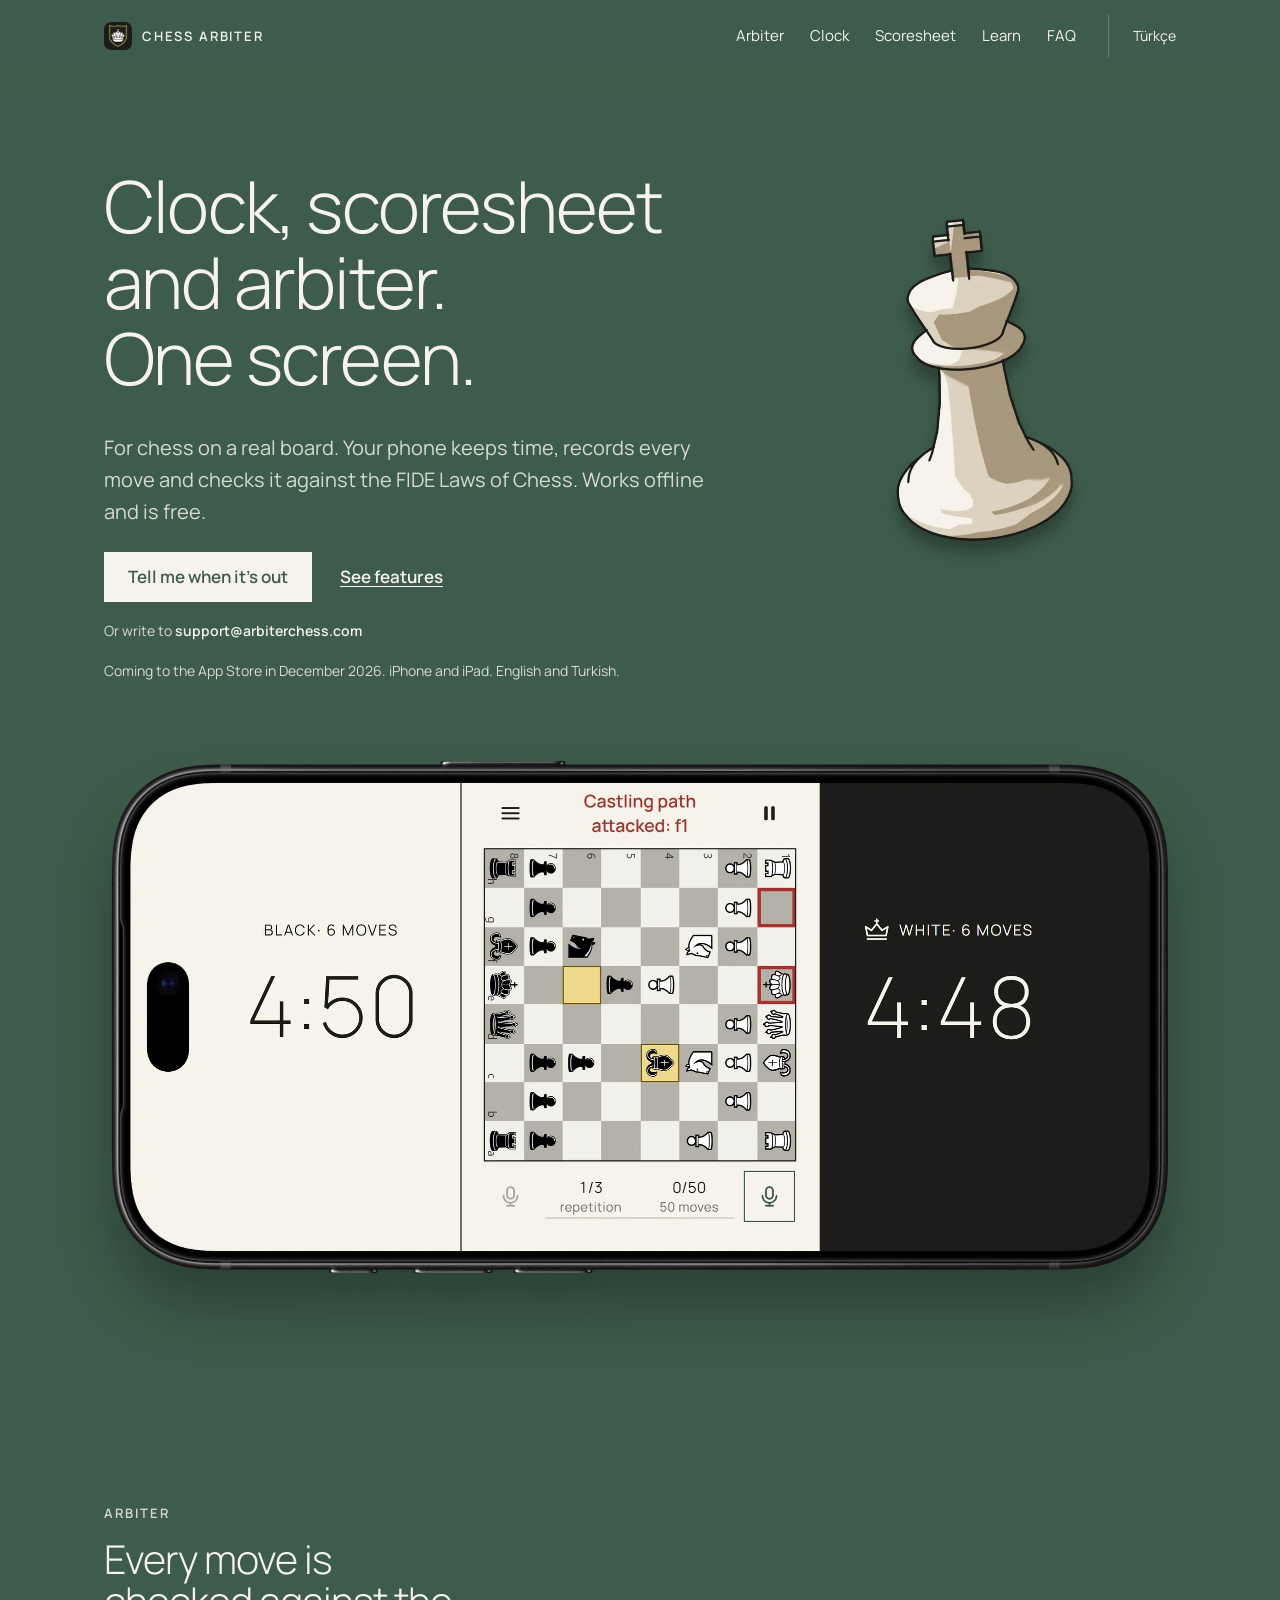
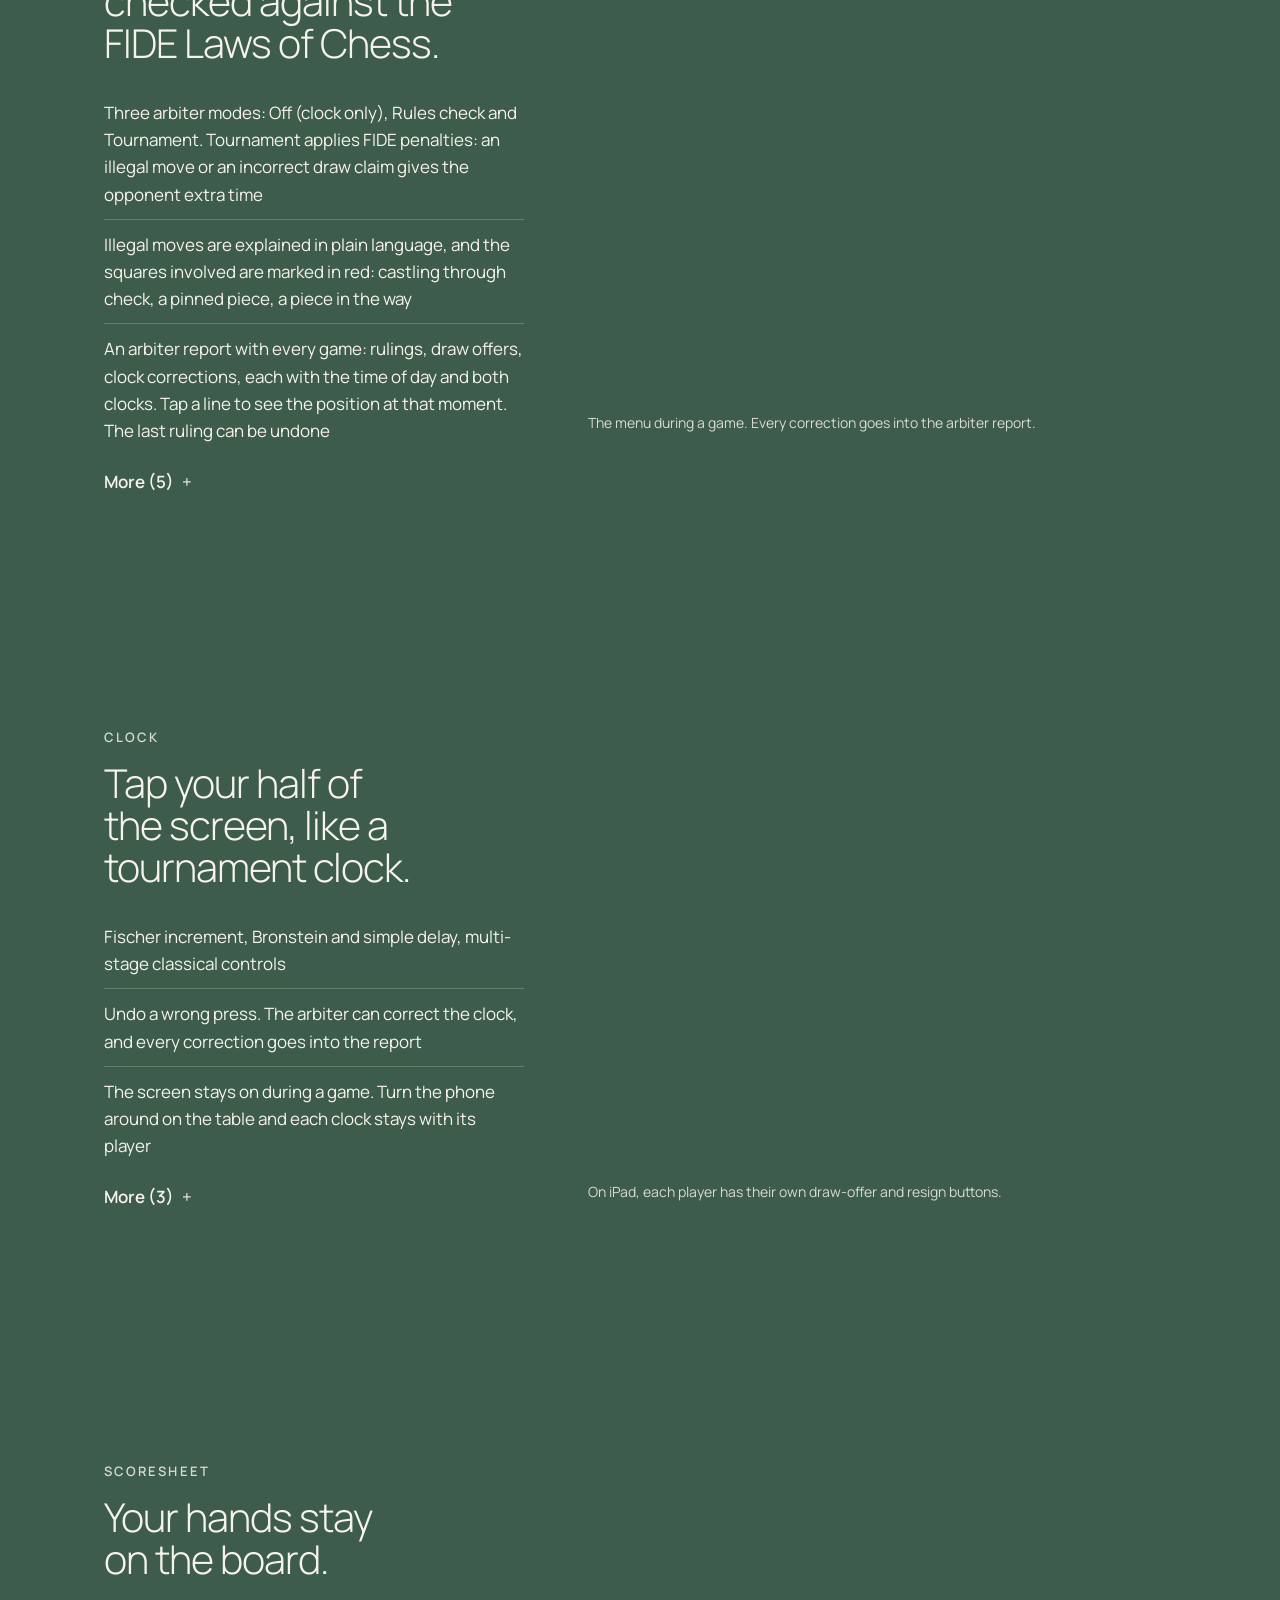
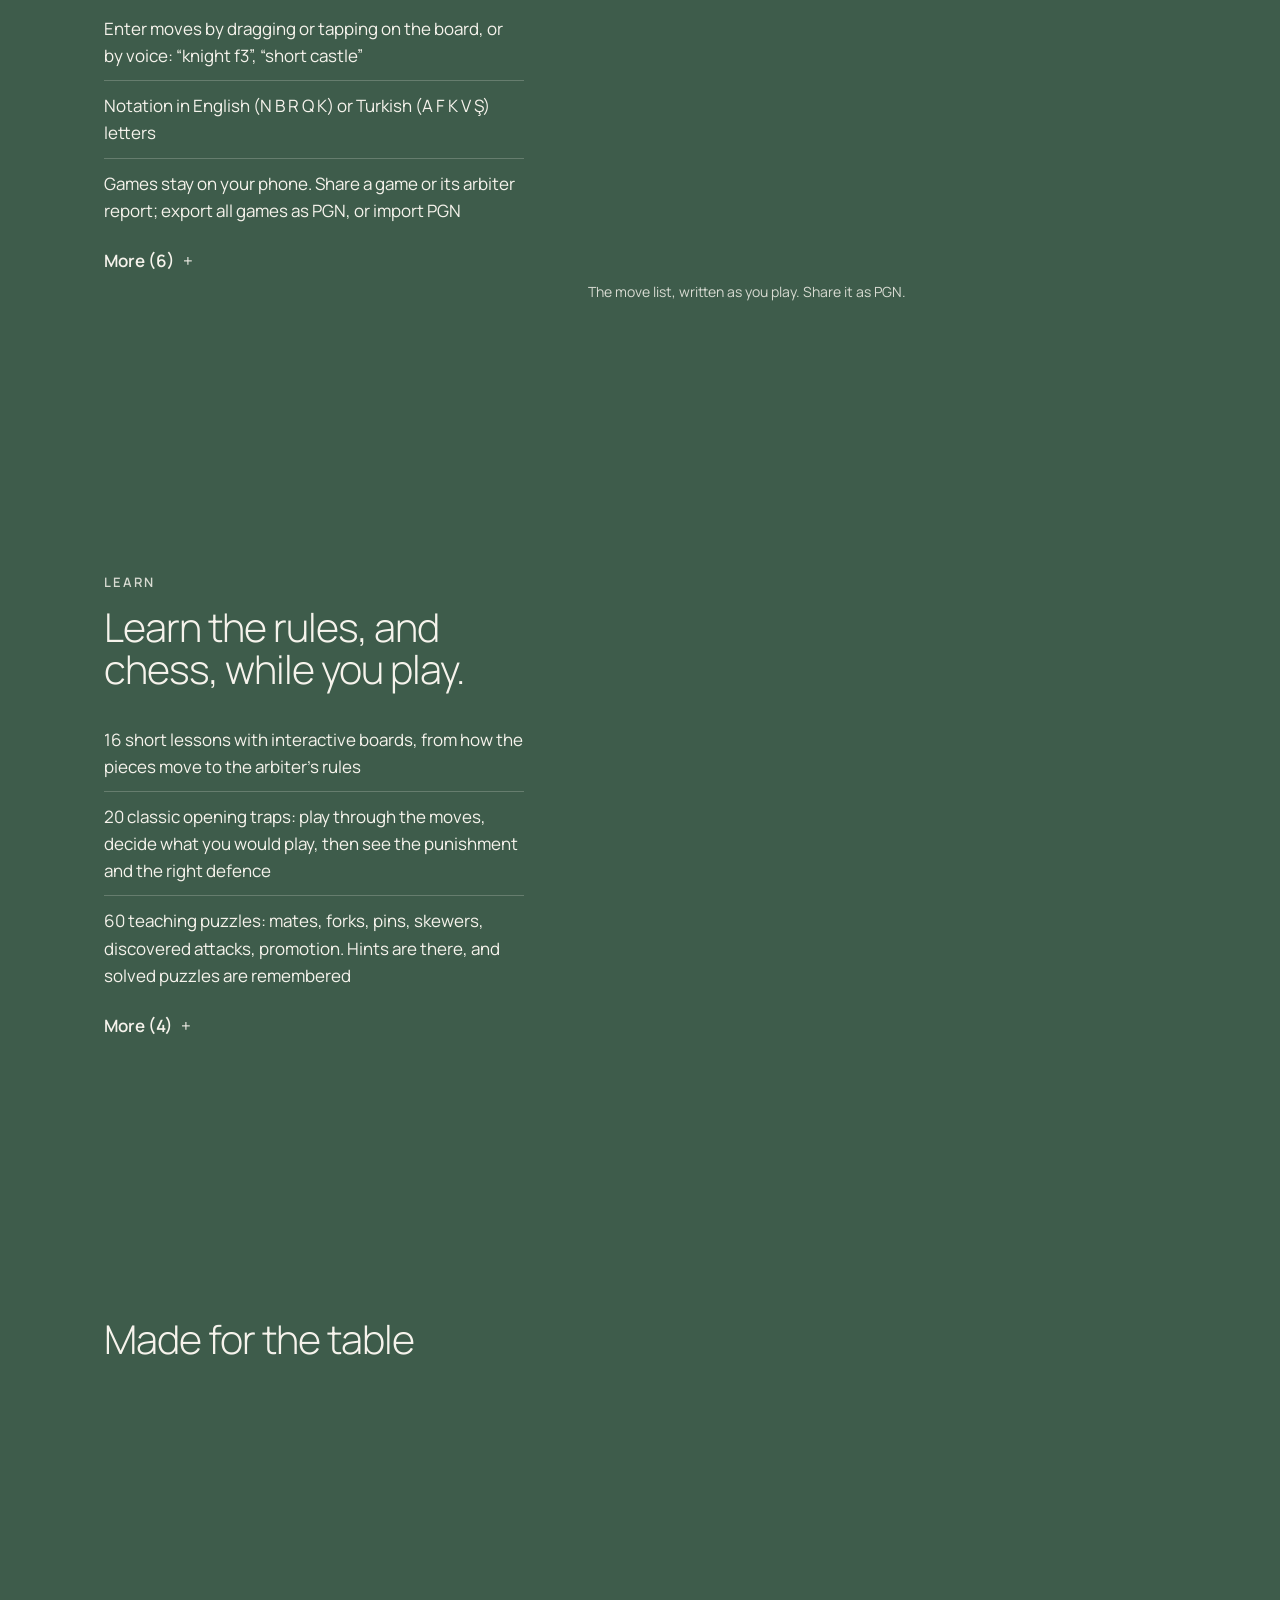
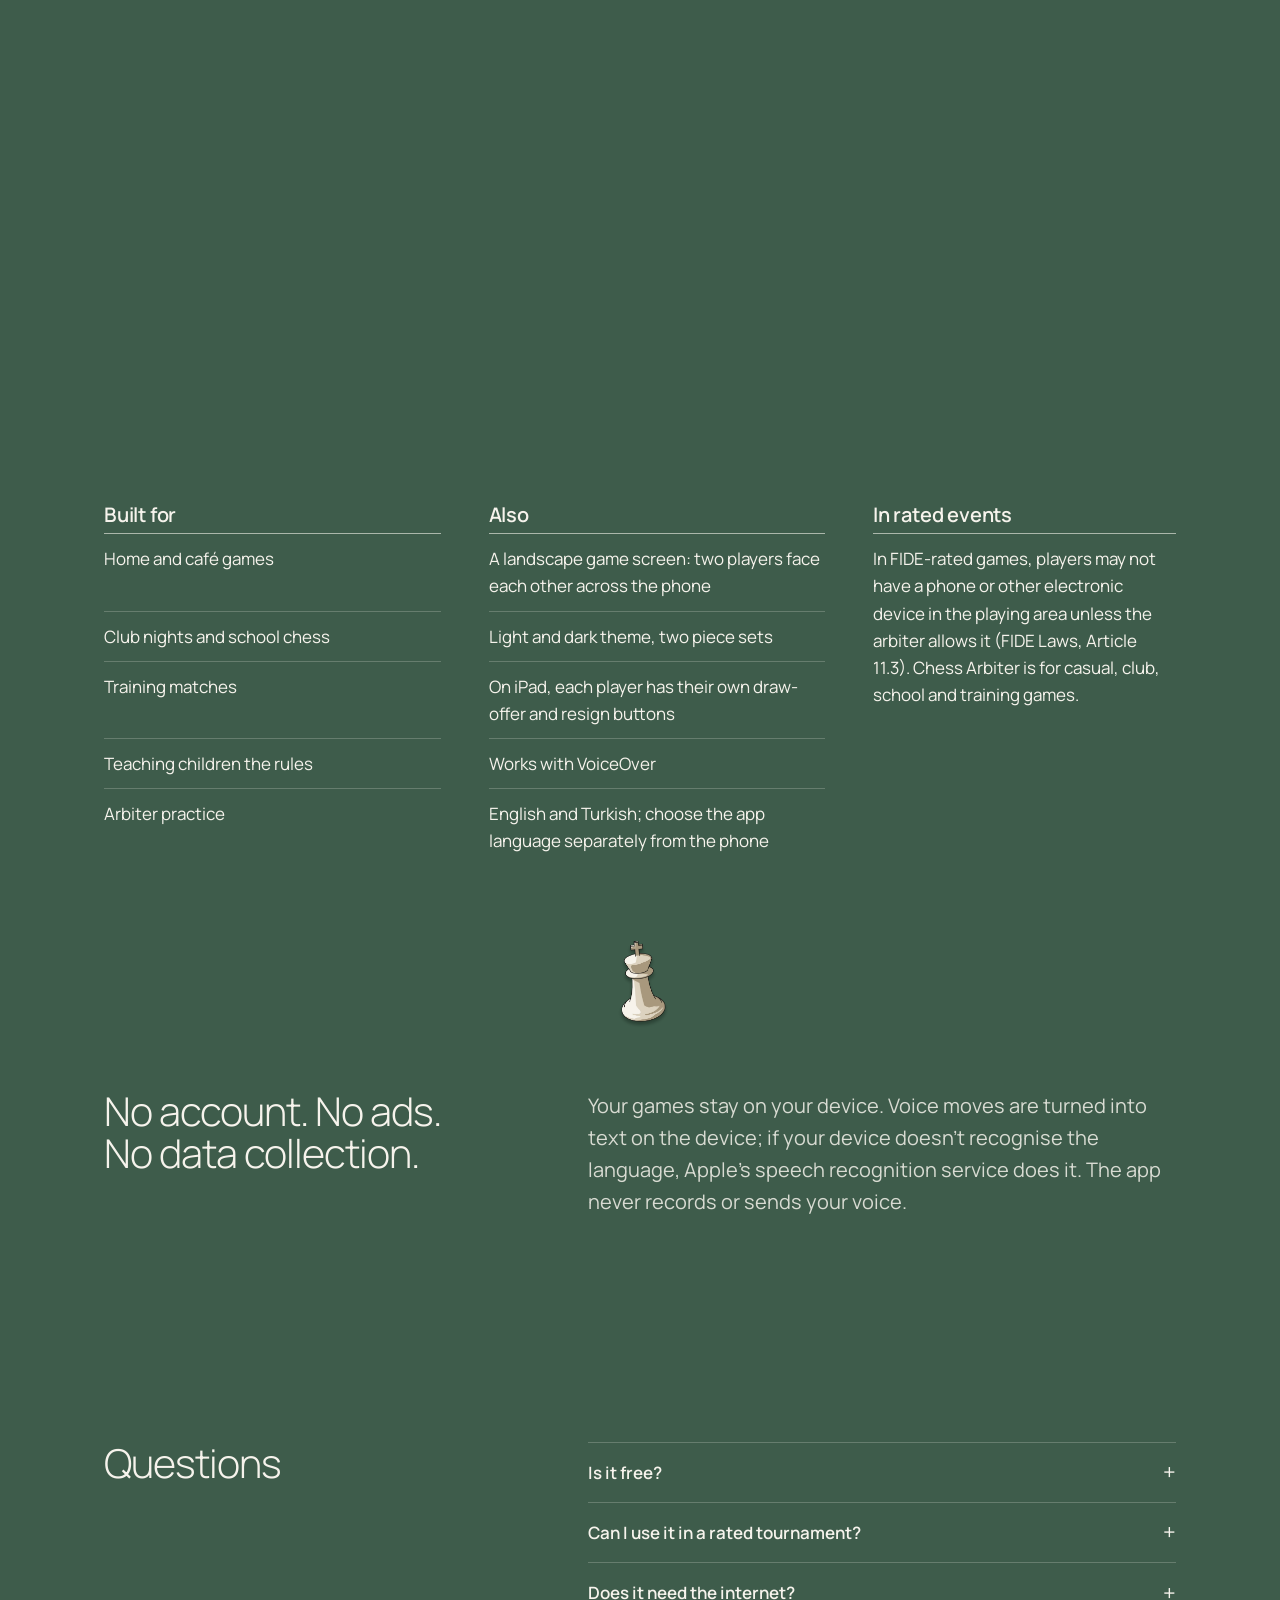
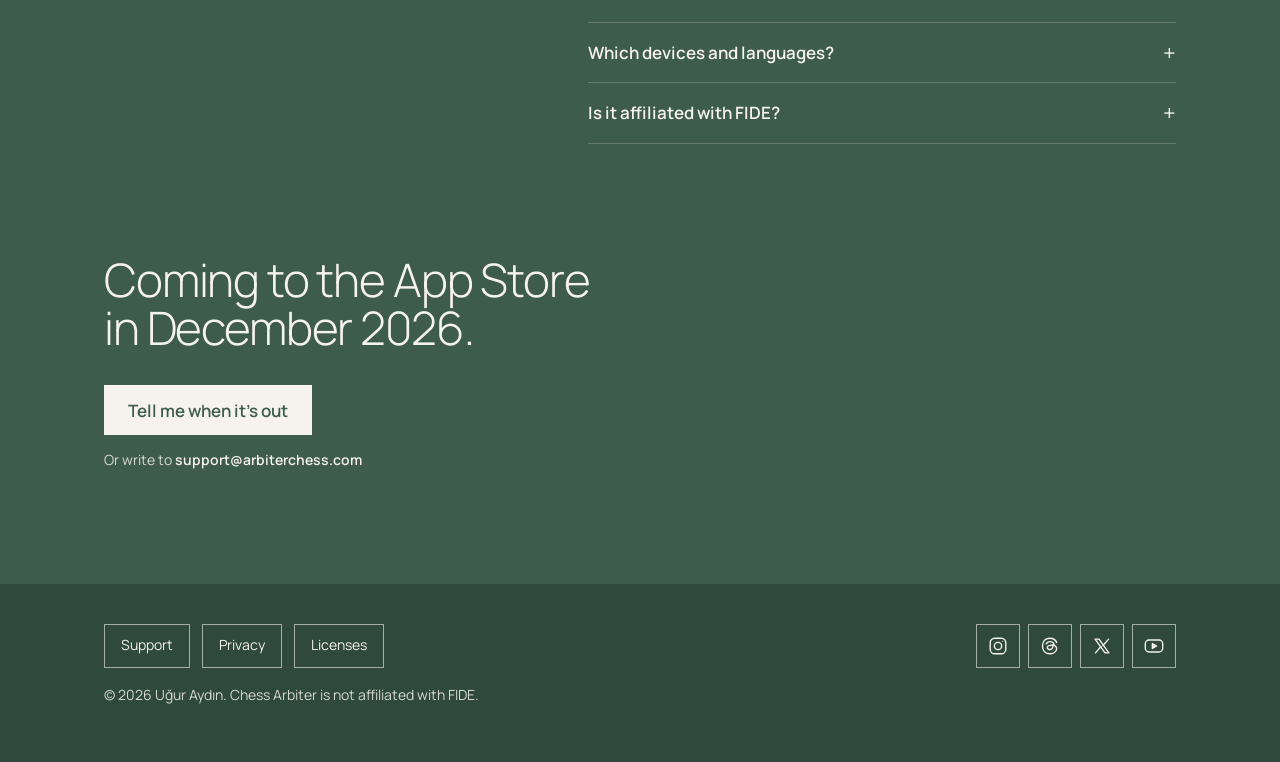
<file: index.html>
<!doctype html>
<html lang="en">
<head>
  <meta charset="utf-8">
  <meta name="viewport" content="width=device-width, initial-scale=1">
  <meta http-equiv="Content-Security-Policy" content="default-src 'none'; style-src 'self'; img-src 'self'; font-src 'self'; base-uri 'none'; form-action 'none'">
  <meta name="referrer" content="no-referrer">
  <title>Chess Arbiter: chess clock, scoresheet and arbiter</title>
  <meta name="description" content="A chess clock, scoresheet and rules arbiter for over-the-board chess. Every move checked against the FIDE Laws. Offline, no ads, free.">
  <link rel="icon" type="image/png" sizes="32x32" href="assets/favicon-32.png">
  <link rel="apple-touch-icon" href="assets/apple-touch-icon.png">
  <meta name="color-scheme" content="dark">
  <meta name="theme-color" content="#3e5c4b">
  <meta property="og:type" content="website">
  <meta property="og:site_name" content="Chess Arbiter">
  <meta property="og:title" content="Chess Arbiter: chess clock, scoresheet and arbiter">
  <meta property="og:description" content="A chess clock, scoresheet and rules arbiter for over-the-board chess. Every move checked against the FIDE Laws. Offline, no ads, free.">
  <meta property="og:url" content="https://arbiterchess.com/">
  <meta property="og:locale" content="en_US">
  <meta property="og:locale:alternate" content="tr_TR">
  <meta property="og:image:alt" content="Chess Arbiter: clock, scoresheet and arbiter. One screen.">
  <meta property="og:image" content="https://arbiterchess.com/assets/og-en.png">
  <meta property="og:image:width" content="1200">
  <meta property="og:image:height" content="630">
  <meta name="twitter:card" content="summary_large_image">
  <link rel="canonical" href="https://arbiterchess.com/">
  <link rel="alternate" hreflang="en" href="https://arbiterchess.com/">
  <link rel="alternate" hreflang="tr" href="https://arbiterchess.com/tr/">
  <link rel="alternate" hreflang="x-default" href="https://arbiterchess.com/">
  <link rel="preload" href="assets/fonts/Manrope_300Light.woff2" as="font" type="font/woff2" crossorigin>
  <link rel="preload" href="assets/fonts/Manrope_400Regular.woff2" as="font" type="font/woff2" crossorigin>
  <link rel="preload" href="assets/fonts/Manrope_600SemiBold.woff2" as="font" type="font/woff2" crossorigin>
  <link rel="preload" href="assets/shots-g/en-hero.webp?v=2f506ac1" as="image" type="image/webp">
  <link rel="stylesheet" href="assets/landing.css?v=96985811">
</head>
<body>
<a class="skip" href="#main">Skip to content</a>
<header class="top">
  <div class="wrap bar">
    <a class="brand" href="./" lang="en"><img src="assets/icon-56.png" alt="" width="28" height="28"> Chess Arbiter</a>
    <nav aria-label="Main"><a href="#arbiter">Arbiter</a><a href="#clock">Clock</a><a href="#scoresheet">Scoresheet</a><a href="#learn">Learn</a><a href="#faq">FAQ</a></nav>
    <a class="lang" href="tr/" hreflang="tr" lang="tr">Türkçe</a>
  </div>
</header>
<main id="main">
<section class="hero">
  <img class="piece p-hero" src="assets/pieces-g/book-light-K.webp?v=1838d230" alt="" aria-hidden="true" width="800" height="800" decoding="async"><img class="piece p-col" src="assets/pieces-g/book-light-P.webp?v=c0f7a7fe" alt="" aria-hidden="true" width="800" height="800" decoding="async" loading="lazy">
  <div class="wrap content">
  <h1>Clock, scoresheet and arbiter.<br>One screen.</h1>
  <div class="intro">
    <p class="sub">For chess on a real board. Your phone keeps time, records every move and checks it against the FIDE Laws of Chess. Works offline and is free.</p>
    <p class="actions"><a class="btn" href="mailto:support@arbiterchess.com?subject=Chess%20Arbiter%20launch">Tell me when it’s out</a><a class="see" href="#arbiter">See features</a></p>
    <p class="mailline">Or write to <span class="addr">support@arbiterchess.com</span></p>
    <p class="note">Coming to the App Store in December 2026. iPhone and iPad. English and Turkish.</p>
  </div>
  <figure class="shot wide"><img src="assets/shots-g/en-hero.webp?v=2f506ac1" alt="The game screen in landscape: two clocks either side of the board. White tried to castle through f1, which is attacked, and the app explains why it is illegal." width="2358" height="1295" decoding="async" fetchpriority="high"></figure>
  </div>
</section>

<section id="arbiter">
  <img class="piece p-col" src="assets/pieces-g/book-light-N.webp?v=a8f81df6" alt="" aria-hidden="true" width="800" height="800" decoding="async" loading="lazy">
  <div class="wrap feature">
  <div class="text"><p class="kicker">Arbiter</p><h2>Every move is checked against the FIDE Laws of Chess.</h2><ul><li>Three arbiter modes: Off (clock only), Rules check and Tournament. Tournament applies FIDE penalties: an illegal move or an incorrect draw claim gives the opponent extra time</li><li>Illegal moves are explained in plain language, and the squares involved are marked in red: castling through check, a pinned piece, a piece in the way</li><li>An arbiter report with every game: rulings, draw offers, clock corrections, each with the time of day and both clocks. Tap a line to see the position at that moment. The last ruling can be undone</li></ul><details class="more"><summary>More (5)</summary><ul><li>Illegal actions are recorded too: pressing the clock without moving, moving with two hands, an unfinished promotion</li><li>Threefold repetition and the 50-move rule are tracked; you can claim with your next move</li><li>Stalemate, insufficient material, fivefold repetition and the 75-move rule end the game automatically</li><li>On a flag fall, it checks whether the opponent can still mate</li><li>A live strip under the board shows how often the position has repeated, the 50-move count, illegal moves on each side and whether each side can still mate</li></ul></details></div>
  <figure class="shot"><img src="assets/shots-g/en-menu.webp?v=e18e6780" alt="The menu during a game: undo a press, delete the last note, adjust the clock, record a violation, the move list and the arbiter report." width="1294" height="984" decoding="async" loading="lazy"><figcaption>The menu during a game. Every correction goes into the arbiter report.</figcaption></figure>
  </div>
</section>

<section id="clock">
  <img class="piece p-col" src="assets/pieces-g/book-light-B.webp?v=229d0a33" alt="" aria-hidden="true" width="800" height="800" decoding="async" loading="lazy">
  <div class="wrap feature">
  <div class="text"><p class="kicker">Clock</p><h2>Tap your half of the screen, like a tournament clock.</h2><ul><li>Fischer increment, Bronstein and simple delay, multi-stage classical controls</li><li>Undo a wrong press. The arbiter can correct the clock, and every correction goes into the report</li><li>The screen stays on during a game. Turn the phone around on the table and each clock stays with its player</li></ul><details class="more"><summary>More (3)</summary><ul><li>A different time for Black (handicap) and custom starting positions</li><li>Hold to pause. A sound and vibration in the last 10 seconds, and a click on every press, both optional</li><li>An unfinished game resumes if the app is closed</li></ul></details></div>
  <figure class="shot"><img src="assets/shots-g/en-ipad.webp?v=a8b86336" alt="Chess Arbiter on iPad: the board between two large clocks, with each player’s own draw-offer and resign buttons." width="1294" height="984" decoding="async" loading="lazy"><figcaption>On iPad, each player has their own draw-offer and resign buttons.</figcaption></figure>
  </div>
</section>

<section id="scoresheet">
  <img class="piece p-col" src="assets/pieces-g/book-light-R.webp?v=04f109d6" alt="" aria-hidden="true" width="800" height="800" decoding="async" loading="lazy">
  <div class="wrap feature">
  <div class="text"><p class="kicker">Scoresheet</p><h2>Your hands stay on the board.</h2><ul><li>Enter moves by dragging or tapping on the board, or by voice: “knight f3”, “short castle”</li><li>Notation in English (N B R Q K) or Turkish (A F K V Ş) letters</li><li>Games stay on your phone. Share a game or its arbiter report; export all games as PGN, or import PGN</li></ul><details class="more"><summary>More (6)</summary><ul><li>Board view for the players facing each other, or with White or Black at the bottom for an arbiter at the side</li><li>Draw offers, resignation and move-by-move replay. Play on from any moment of a saved game</li><li>The opening is recognised and saved with its ECO code. Optionally see its name during training games (never in Tournament mode)</li><li>In a fast game, press the clock and enter the moves later; the app keeps count of what is pending. Set up any position or paste a FEN</li><li>Player names and event, site and round go into the PGN header</li><li>The PGN keeps the time left after every move and the arbiter’s rulings as comments, so Lichess or ChessBase can show them</li></ul></details></div>
  <figure class="shot"><img src="assets/shots-g/en-movelist.webp?v=fe6d1e43" alt="The move list during a game: 1.e4 e5 2.Nf3 Nc6 3.Bb5 Nf6 4.Bxc6 dxc6 5.Nc3 Be6 6.a3 Bc4, with a button to share it as PGN." width="1294" height="984" decoding="async" loading="lazy"><figcaption>The move list, written as you play. Share it as PGN.</figcaption></figure>
  </div>
</section>

<section id="learn">
  <img class="piece p-col" src="assets/pieces-g/book-light-Q.webp?v=93a1c578" alt="" aria-hidden="true" width="800" height="800" decoding="async" loading="lazy">
  <div class="wrap feature">
  <div class="text"><p class="kicker">Learn</p><h2>Learn the rules, and chess, while you play.</h2><ul><li>16 short lessons with interactive boards, from how the pieces move to the arbiter’s rules</li><li>20 classic opening traps: play through the moves, decide what you would play, then see the punishment and the right defence</li><li>60 teaching puzzles: mates, forks, pins, skewers, discovered attacks, promotion. Hints are there, and solved puzzles are remembered</li></ul><details class="more"><summary>More (4)</summary><ul><li>29 key openings and defences; step through each main line on the board and start a game from any move. A puzzle position can be played out as a game too</li><li>16 famous moves from chess history: find the move, then read why it mattered</li><li>A searchable glossary of 116 terms, from fork and pin to Lucena and Philidor, many with example positions</li><li>Links to the official FIDE Laws of Chess (2023) and the Turkish Chess Federation’s 2018 Turkish translation</li></ul></details></div>
  <div class="pair"><figure class="shot"><img src="assets/shots-g/en-lesson.webp?v=02ca46a2" alt="A lesson: the board, with an interactive diagram." width="704" height="1382" decoding="async" loading="lazy"></figure><figure class="shot"><img src="assets/shots-g/en-trap.webp?v=c89b3d3f" alt="An opening trap: the Légal trap. White has just played 5.Nxe5, and the app asks what you would play as Black." width="704" height="1382" decoding="async" loading="lazy"></figure></div>
  </div>
</section>

<section class="table">
  <img class="piece p-col" src="assets/pieces-g/book-light-K.webp?v=1838d230" alt="" aria-hidden="true" width="800" height="800" decoding="async" loading="lazy">
  <div class="wrap">
  <h2>Made for the table</h2>
  <figure class="shot devices"><img src="assets/shots/en-devices.webp?v=05b3d1ad" alt="Chess Arbiter on iPad in the night theme. The game screen in the night theme. Appearance settings: day, night or same as phone, and two piece sets." width="2200" height="1264" decoding="async" loading="lazy"></figure>
  <div class="cols"><div><h3>Built for</h3><ul><li>Home and café games</li><li>Club nights and school chess</li><li>Training matches</li><li>Teaching children the rules</li><li>Arbiter practice</li></ul></div><div><h3>Also</h3><ul><li>A landscape game screen: two players face each other across the phone</li><li>Light and dark theme, two piece sets</li><li>On iPad, each player has their own draw-offer and resign buttons</li><li>Works with VoiceOver</li><li>English and Turkish; choose the app language separately from the phone</li></ul></div><div class="fide"><h3>In rated events</h3><p>In FIDE-rated games, players may not have a phone or other electronic device in the playing area unless the arbiter allows it (FIDE Laws, Article 11.3). Chess Arbiter is for casual, club, school and training games.</p></div></div>
  </div>
</section>

<section class="privacy"><img class="piece p-col" src="assets/pieces-g/book-light-P.webp?v=c0f7a7fe" alt="" aria-hidden="true" width="800" height="800" decoding="async" loading="lazy"><div class="wrap split"><h2>No account. No ads. No data collection.</h2><p>Your games stay on your device. Voice moves are turned into text on the device; if your device doesn't recognise the language, Apple's speech recognition service does it. The app never records or sends your voice.</p></div></section>

<section id="faq" class="faq"><div class="wrap split"><h2>Questions</h2><div><details><summary>Is it free?</summary><p>Yes. Everyone who installs it before Pro arrives in 2027 keeps every feature free, including Pro, permanently.</p></details><details><summary>Can I use it in a rated tournament?</summary><p>No. In FIDE-rated games, players may not have a phone or other electronic device in the playing area unless the arbiter allows it (FIDE Laws, Article 11.3). Chess Arbiter is for casual, club, school and training games.</p></details><details><summary>Does it need the internet?</summary><p>No. Everything works offline. The only exception: if your device can't recognise speech on its own, voice entry uses Apple's speech recognition, which needs a connection.</p></details><details><summary>Which devices and languages?</summary><p>iPhone and iPad. The app is in English and Turkish, and voice entry understands the language the app is set to.</p></details><details><summary>Is it affiliated with FIDE?</summary><p>No. It follows the FIDE Laws of Chess but is not affiliated with or endorsed by FIDE.</p></details></div></div></section>
<section class="cta"><div class="wrap"><h2>Coming to the App Store in December 2026.</h2><p class="actions"><a class="btn" href="mailto:support@arbiterchess.com?subject=Chess%20Arbiter%20launch">Tell me when it’s out</a></p><p class="mailline">Or write to <span class="addr">support@arbiterchess.com</span></p></div></section>
</main>
<footer class="bottom"><div class="wrap">
  <div class="foot-row">
  <nav aria-label="Site"><a href="support/">Support</a><a href="privacy/">Privacy</a><a href="licenses/">Licenses</a></nav>
  <nav class="social" aria-label="Social media"><a href="https://www.instagram.com/arbiterchess/" rel="me noopener" aria-label="Instagram" title="Instagram"><svg viewBox="0 0 24 24" width="22" height="22" fill="none" stroke="currentColor" stroke-width="1.5" stroke-linecap="round" stroke-linejoin="round" aria-hidden="true" focusable="false"><rect x="3.5" y="3.5" width="17" height="17" rx="5"/><circle cx="12" cy="12" r="4"/><circle cx="17.2" cy="6.8" r=".6" fill="currentColor" stroke="none"/></svg></a><a href="https://www.threads.com/@arbiterchess" rel="me noopener" aria-label="Threads" title="Threads"><svg viewBox="0 0 24 24" width="22" height="22" fill="none" stroke="currentColor" stroke-width="1.5" stroke-linecap="round" stroke-linejoin="round" aria-hidden="true" focusable="false"><path d="M16.6 11.2c-.3-2.6-2-4-4.5-4-2.1 0-3.6 1-4.3 2.6"/><path d="M15.4 11.4c-3.8-.6-6.6.4-6.3 2.6.3 2 3.4 2.4 5 .9 1-1 1.3-2.7 1.3-4.6"/><path d="M16.6 11.2c2.5 1 3.2 3.6 2.1 5.7-1.3 2.4-3.9 3.6-6.8 3.6-4.9 0-8.1-3.2-8.1-8.5S7 3.5 11.9 3.5c3.6 0 6.2 1.6 7.4 4.6"/></svg></a><a href="https://x.com/arbiterchessapp" rel="me noopener" aria-label="X (Twitter)" title="X (Twitter)"><svg viewBox="0 0 24 24" width="22" height="22" fill="none" stroke="currentColor" stroke-width="1.5" stroke-linecap="round" stroke-linejoin="round" aria-hidden="true" focusable="false"><path d="M4.5 4.5h4.2l10.8 15h-4.2z"/><path d="M19.2 4.5l-6.1 6.9M10.9 12.6l-6.1 6.9"/></svg></a><a href="https://www.youtube.com/@ChessArbiterApp" rel="me noopener" aria-label="YouTube" title="YouTube"><svg viewBox="0 0 24 24" width="22" height="22" fill="none" stroke="currentColor" stroke-width="1.5" stroke-linecap="round" stroke-linejoin="round" aria-hidden="true" focusable="false"><rect x="2.5" y="5.5" width="19" height="13" rx="4"/><path d="M10.2 9.3v5.4l4.6-2.7z" fill="currentColor"/></svg></a></nav>
  </div>
  <p>© 2026 Uğur Aydın. Chess Arbiter is not affiliated with FIDE.</p>
</div></footer>
</body>
</html>
</file>
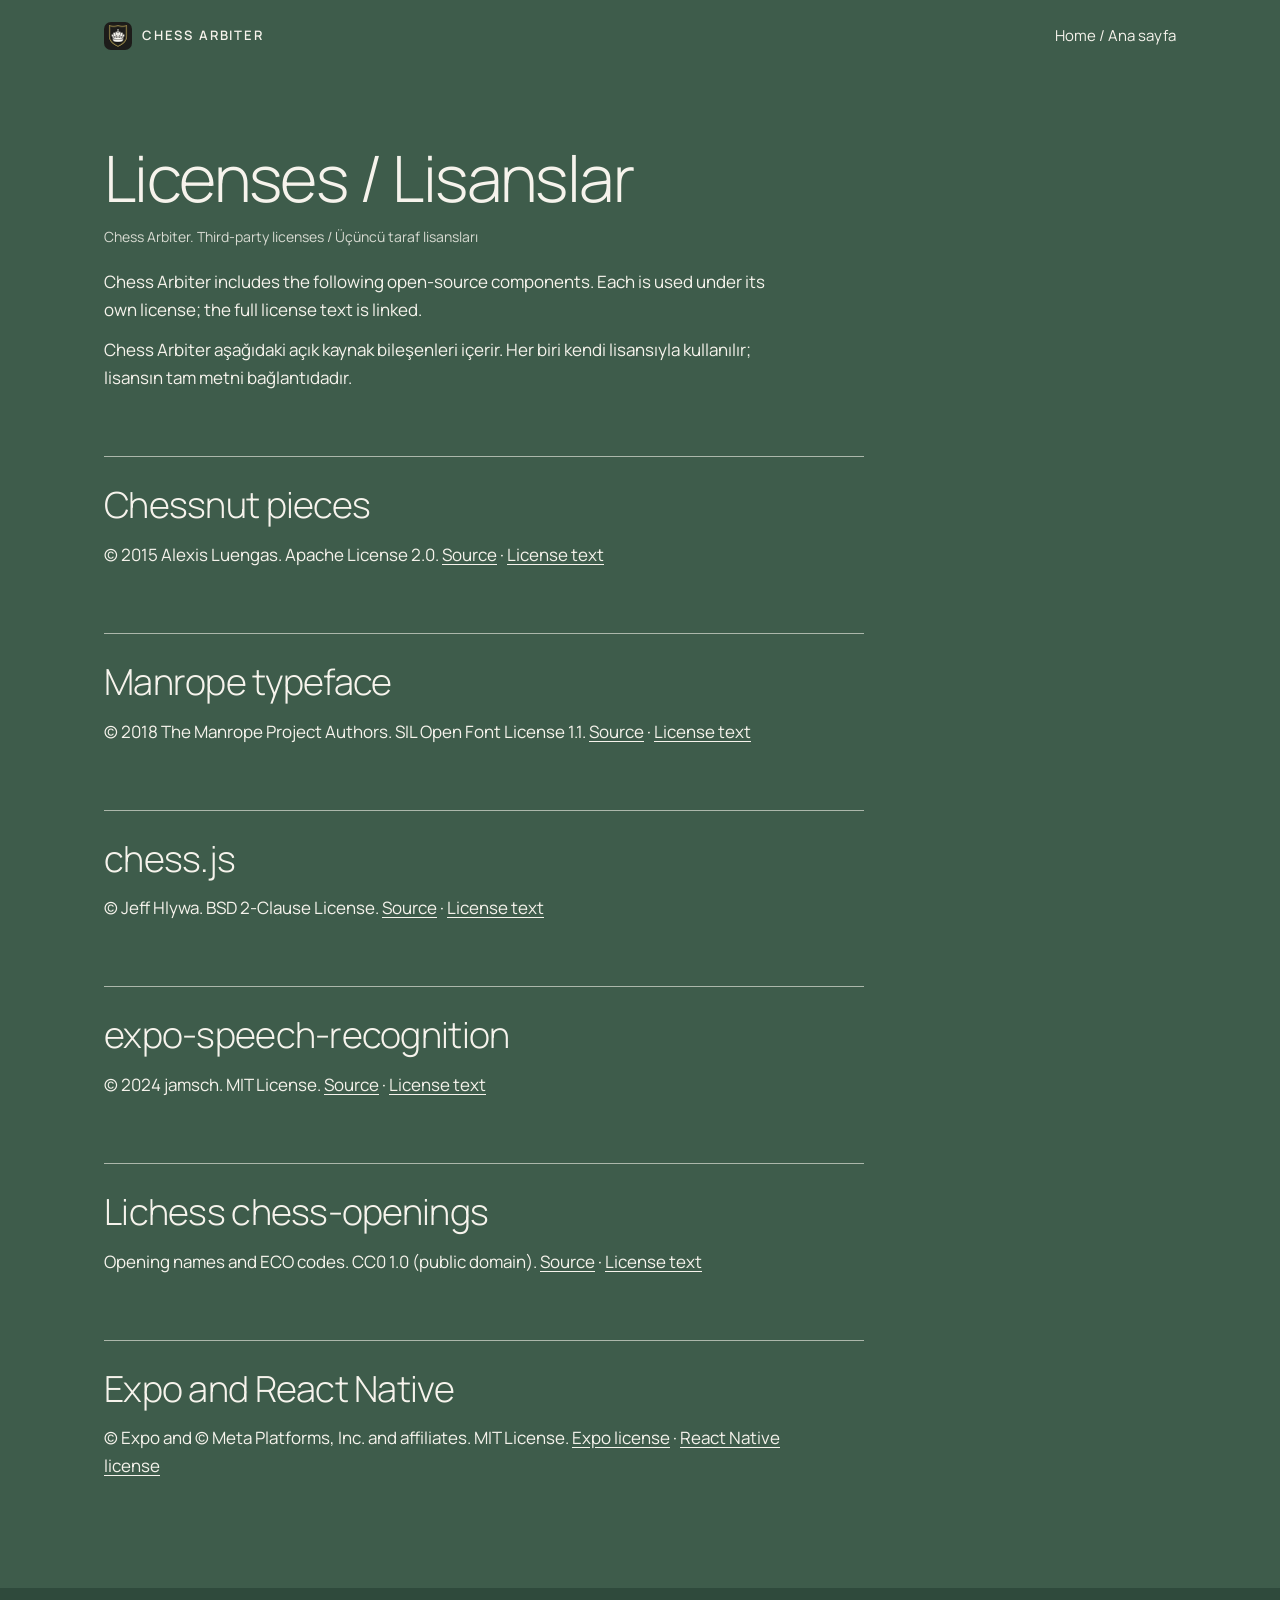
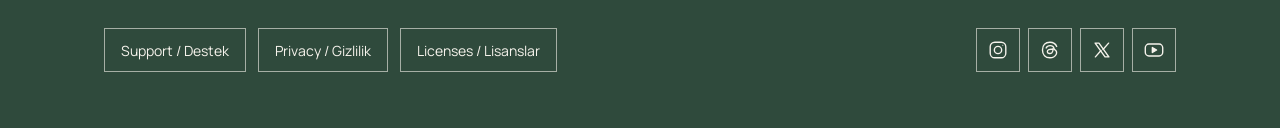
<file: licenses/index.html>
<!doctype html>
<html lang="en">
<head>
  <meta charset="utf-8">
  <meta name="viewport" content="width=device-width, initial-scale=1">
  <meta http-equiv="Content-Security-Policy" content="default-src 'none'; style-src 'self'; img-src 'self'; font-src 'self'; base-uri 'none'; form-action 'none'">
  <meta name="referrer" content="no-referrer">
  <title>Chess Arbiter – Licenses</title>
  <meta name="description" content="Third-party open-source licenses used in Chess Arbiter. Üçüncü taraf lisansları.">
  <link rel="canonical" href="https://arbiterchess.com/licenses/">
  <link rel="icon" type="image/png" sizes="32x32" href="../assets/favicon-32.png">
  <link rel="apple-touch-icon" href="../assets/apple-touch-icon.png">
  <meta name="color-scheme" content="dark">
  <meta name="theme-color" content="#3e5c4b">
  <link rel="stylesheet" href="../style.css?v=4">
</head>
<body>
<header class="top"><div class="bar"><a class="brand" href="../"><img src="../assets/icon-56.png" alt="" width="28" height="28"> Chess Arbiter</a><a class="home" href="../">Home / Ana sayfa</a></div></header>
<main>
  <h1>Licenses / Lisanslar</h1>
  <p class="meta">Chess Arbiter. Third-party licenses / Üçüncü taraf lisansları</p>
  <p>Chess Arbiter includes the following open-source components. Each is used under its own license; the full license text is linked.</p>
  <p lang="tr">Chess Arbiter aşağıdaki açık kaynak bileşenleri içerir. Her biri kendi lisansıyla kullanılır; lisansın tam metni bağlantıdadır.</p>

  <h2>Chessnut pieces</h2>
  <p>© 2015 Alexis Luengas. Apache License 2.0. <a href="https://github.com/LexLuengas/chessnut-pieces">Source</a> · <a href="https://www.apache.org/licenses/LICENSE-2.0">License text</a></p>

  <h2>Manrope typeface</h2>
  <p>© 2018 The Manrope Project Authors. SIL Open Font License 1.1. <a href="https://github.com/sharanda/manrope">Source</a> · <a href="https://openfontlicense.org/open-font-license-official-text/">License text</a></p>

  <h2>chess.js</h2>
  <p>© Jeff Hlywa. BSD 2-Clause License. <a href="https://github.com/jhlywa/chess.js">Source</a> · <a href="https://github.com/jhlywa/chess.js/blob/master/LICENSE">License text</a></p>

  <h2>expo-speech-recognition</h2>
  <p>© 2024 jamsch. MIT License. <a href="https://github.com/jamsch/expo-speech-recognition">Source</a> · <a href="https://github.com/jamsch/expo-speech-recognition/blob/main/LICENSE">License text</a></p>

  <h2>Lichess chess-openings</h2>
  <p>Opening names and ECO codes. CC0 1.0 (public domain). <a href="https://github.com/lichess-org/chess-openings">Source</a> · <a href="https://creativecommons.org/publicdomain/zero/1.0/">License text</a></p>

  <h2>Expo and React Native</h2>
  <p>© Expo and © Meta Platforms, Inc. and affiliates. MIT License. <a href="https://github.com/expo/expo/blob/main/LICENSE">Expo license</a> · <a href="https://github.com/facebook/react-native/blob/main/LICENSE">React Native license</a></p>

</main>
<footer><a href="../support/">Support / Destek</a><a href="../privacy/">Privacy / Gizlilik</a><a href="../licenses/">Licenses / Lisanslar</a><nav class="social" aria-label="Social media / Sosyal medya"><a href="https://www.instagram.com/arbiterchess/" rel="me noopener" aria-label="Instagram" title="Instagram"><svg viewBox="0 0 24 24" width="22" height="22" fill="none" stroke="currentColor" stroke-width="1.5" stroke-linecap="round" stroke-linejoin="round" aria-hidden="true" focusable="false"><rect x="3.5" y="3.5" width="17" height="17" rx="5"/><circle cx="12" cy="12" r="4"/><circle cx="17.2" cy="6.8" r=".6" fill="currentColor" stroke="none"/></svg></a><a href="https://www.threads.com/@arbiterchess" rel="me noopener" aria-label="Threads" title="Threads"><svg viewBox="0 0 24 24" width="22" height="22" fill="none" stroke="currentColor" stroke-width="1.5" stroke-linecap="round" stroke-linejoin="round" aria-hidden="true" focusable="false"><path d="M16.6 11.2c-.3-2.6-2-4-4.5-4-2.1 0-3.6 1-4.3 2.6"/><path d="M15.4 11.4c-3.8-.6-6.6.4-6.3 2.6.3 2 3.4 2.4 5 .9 1-1 1.3-2.7 1.3-4.6"/><path d="M16.6 11.2c2.5 1 3.2 3.6 2.1 5.7-1.3 2.4-3.9 3.6-6.8 3.6-4.9 0-8.1-3.2-8.1-8.5S7 3.5 11.9 3.5c3.6 0 6.2 1.6 7.4 4.6"/></svg></a><a href="https://x.com/arbiterchessapp" rel="me noopener" aria-label="X (Twitter)" title="X (Twitter)"><svg viewBox="0 0 24 24" width="22" height="22" fill="none" stroke="currentColor" stroke-width="1.5" stroke-linecap="round" stroke-linejoin="round" aria-hidden="true" focusable="false"><path d="M4.5 4.5h4.2l10.8 15h-4.2z"/><path d="M19.2 4.5l-6.1 6.9M10.9 12.6l-6.1 6.9"/></svg></a><a href="https://www.youtube.com/@ChessArbiterApp" rel="me noopener" aria-label="YouTube" title="YouTube"><svg viewBox="0 0 24 24" width="22" height="22" fill="none" stroke="currentColor" stroke-width="1.5" stroke-linecap="round" stroke-linejoin="round" aria-hidden="true" focusable="false"><rect x="2.5" y="5.5" width="19" height="13" rx="4"/><path d="M10.2 9.3v5.4l4.6-2.7z" fill="currentColor"/></svg></a></nav></footer>
</body>
</html>
</file>
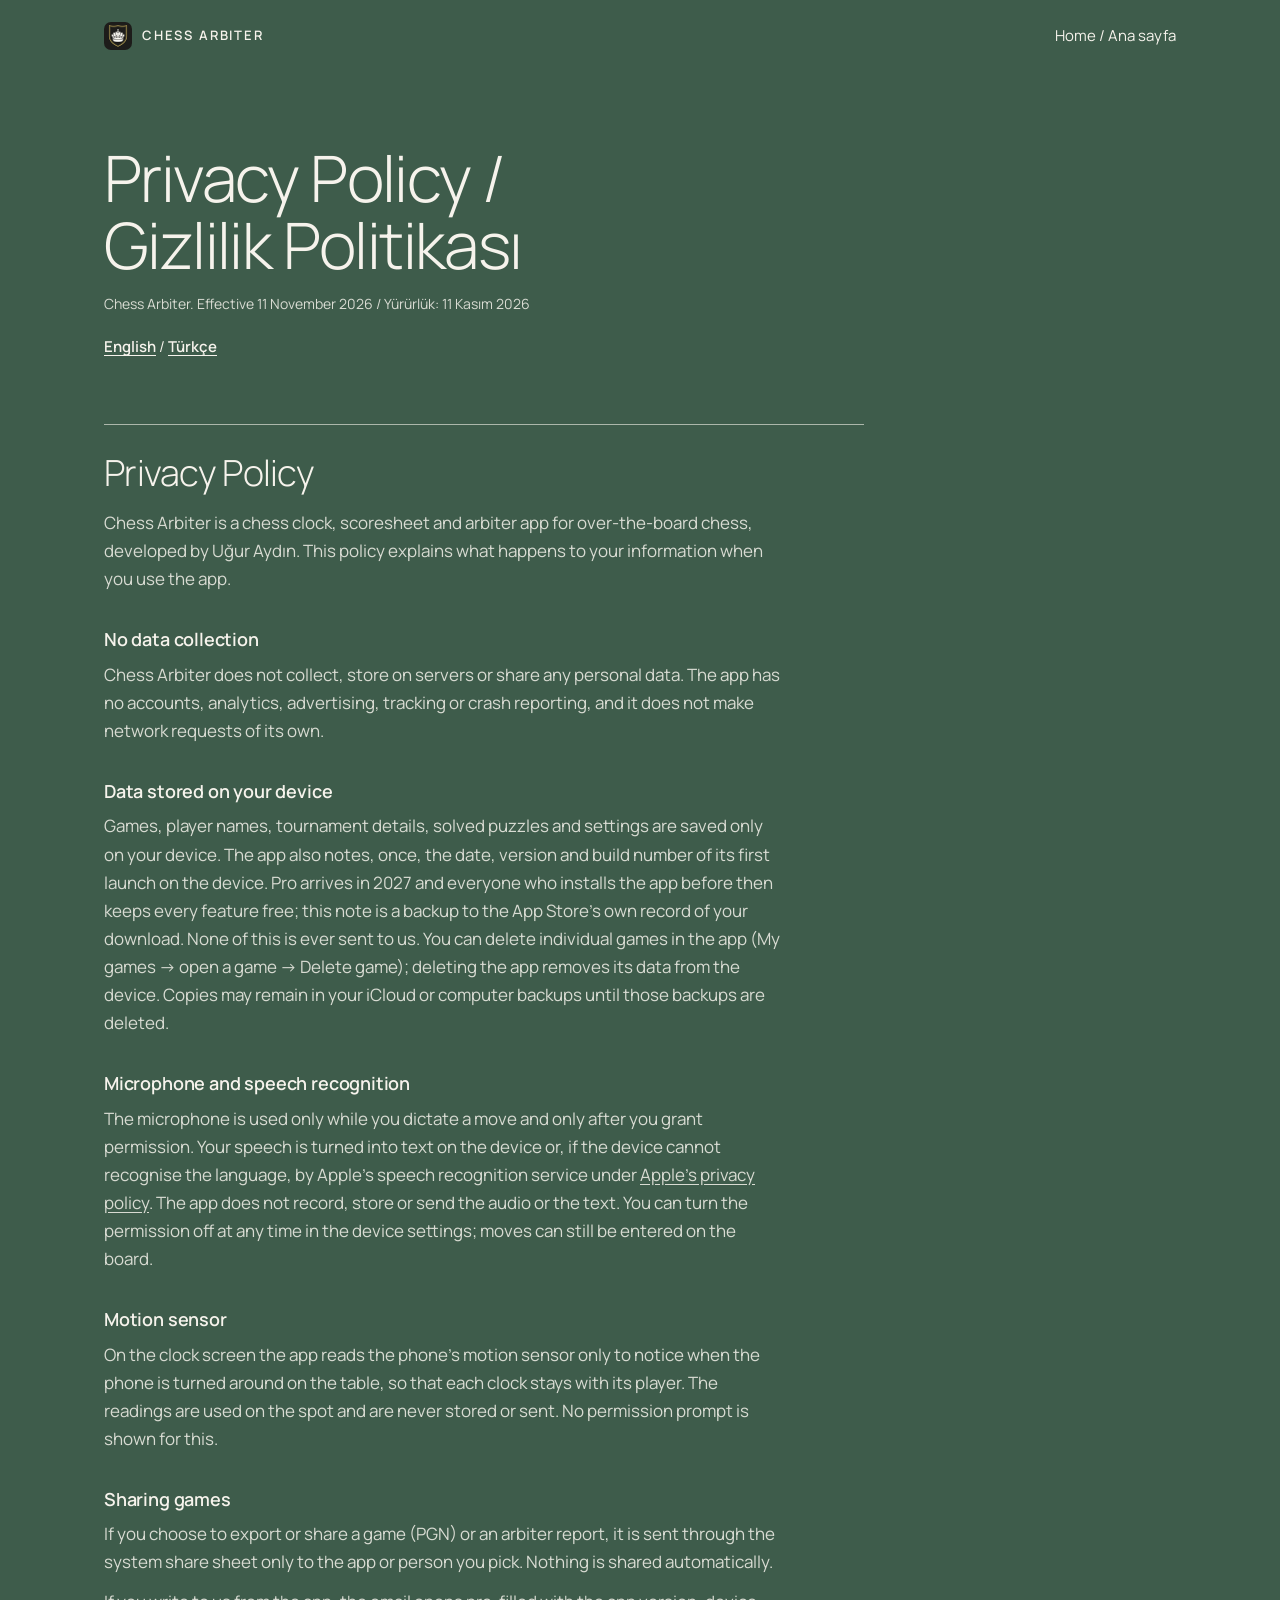
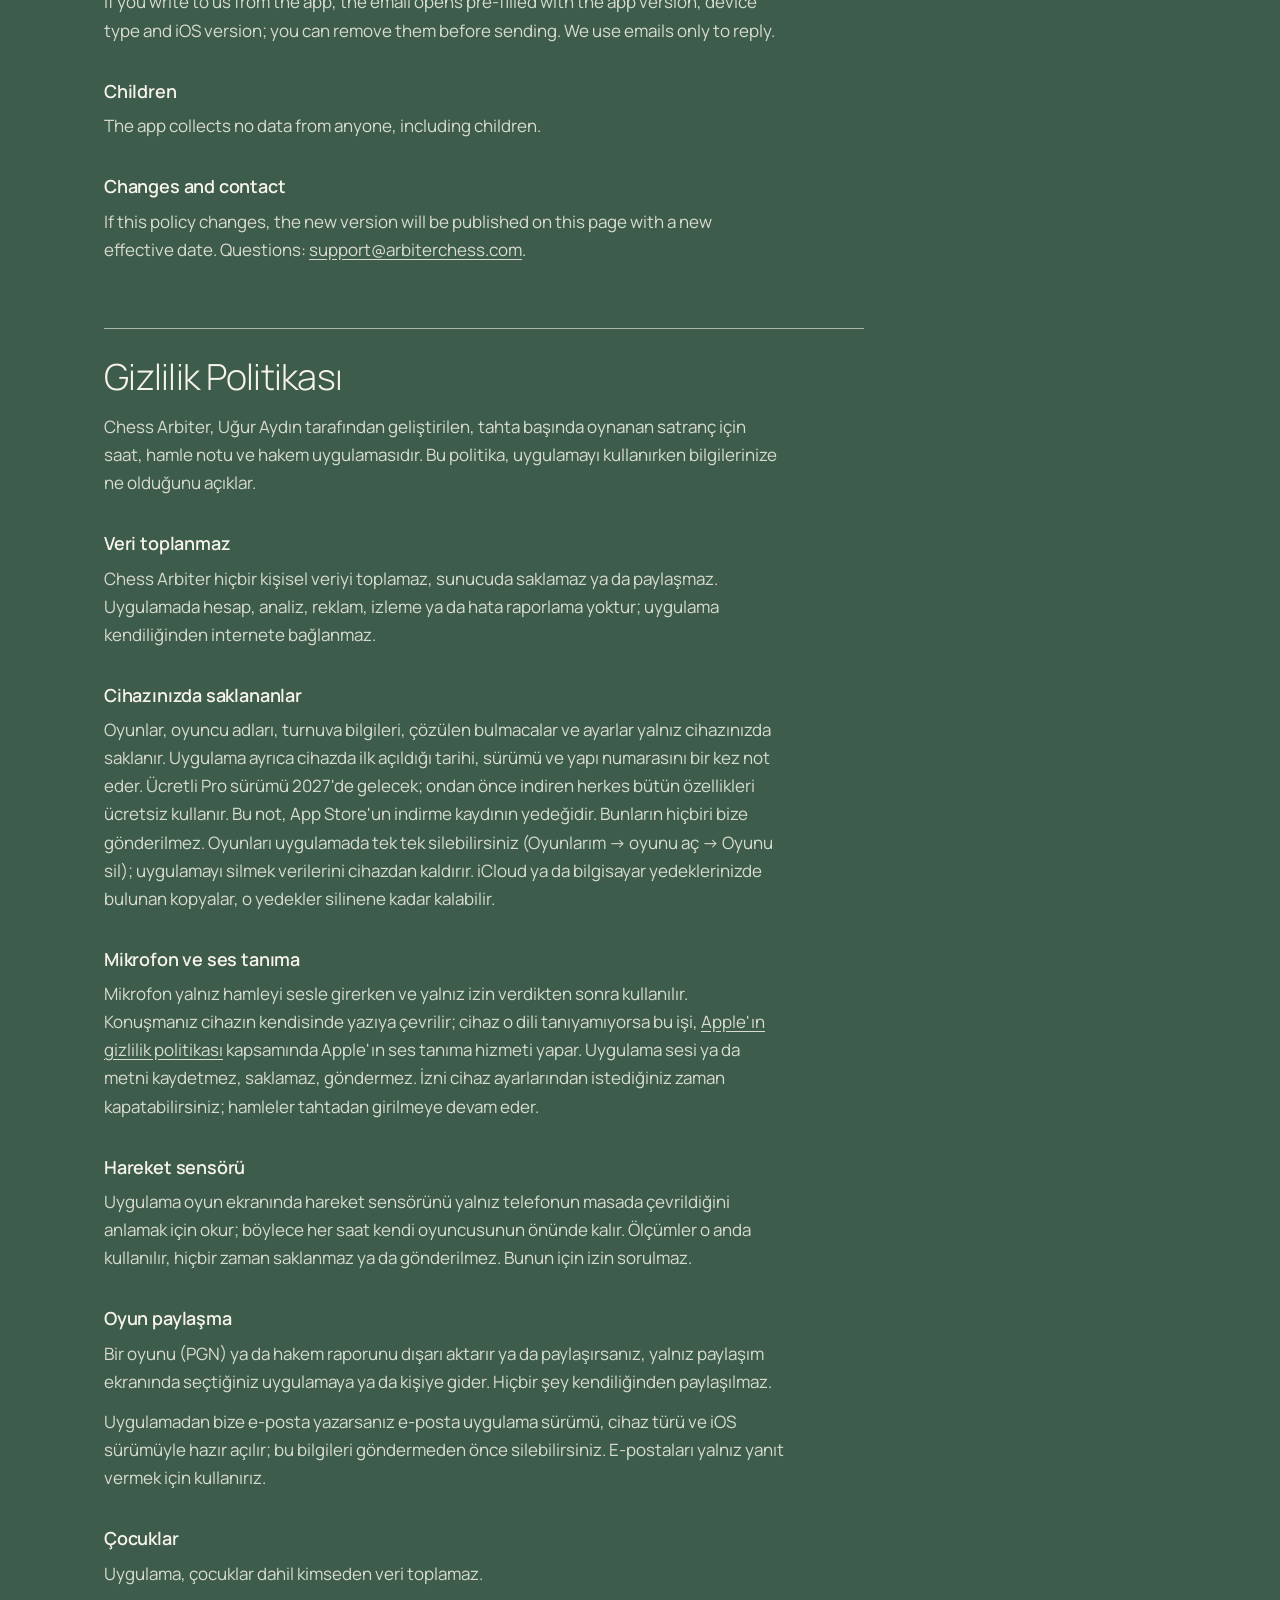
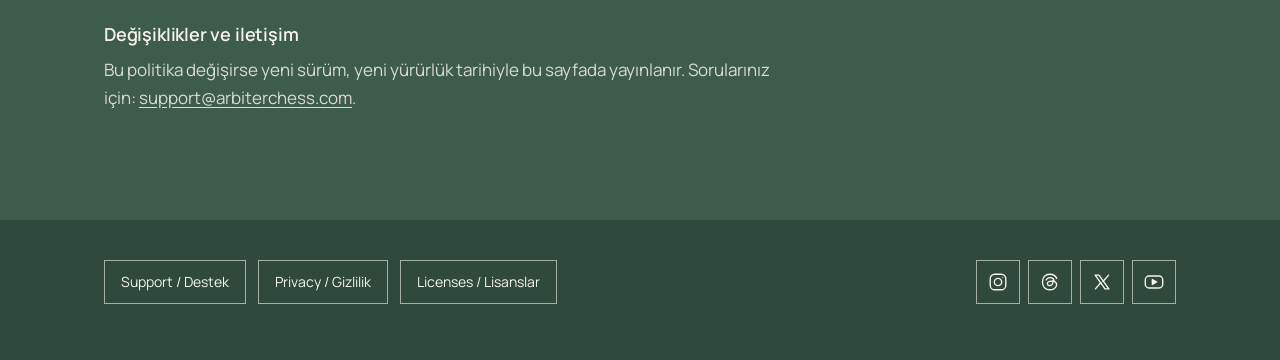
<file: privacy/index.html>
<!doctype html>
<html lang="en">
<head>
  <meta charset="utf-8">
  <meta name="viewport" content="width=device-width, initial-scale=1">
  <meta http-equiv="Content-Security-Policy" content="default-src 'none'; style-src 'self'; img-src 'self'; font-src 'self'; base-uri 'none'; form-action 'none'">
  <meta name="referrer" content="no-referrer">
  <title>Chess Arbiter – Privacy Policy</title>
  <meta name="description" content="Chess Arbiter privacy policy: no account, no ads, no data collection. Gizlilik politikası.">
  <link rel="canonical" href="https://arbiterchess.com/privacy/">
  <link rel="icon" type="image/png" sizes="32x32" href="../assets/favicon-32.png">
  <link rel="apple-touch-icon" href="../assets/apple-touch-icon.png">
  <meta name="color-scheme" content="dark">
  <meta name="theme-color" content="#3e5c4b">
  <link rel="stylesheet" href="../style.css?v=4">
</head>
<body>
<header class="top"><div class="bar"><a class="brand" href="../"><img src="../assets/icon-56.png" alt="" width="28" height="28"> Chess Arbiter</a><a class="home" href="../">Home / Ana sayfa</a></div></header>
<main>
  <h1>Privacy Policy / Gizlilik Politikası</h1>
  <p class="meta">Chess Arbiter. Effective 11 November 2026 / Yürürlük: 11 Kasım 2026</p>
  <p class="lang"><a href="#en" lang="en">English</a> / <a href="#tr" lang="tr">Türkçe</a></p>

  <section id="en" lang="en">
    <h2>Privacy Policy</h2>
    <p>Chess Arbiter is a chess clock, scoresheet and arbiter app for over-the-board chess, developed by Uğur Aydın. This policy explains what happens to your information when you use the app.</p>

    <h3>No data collection</h3>
    <p>Chess Arbiter does not collect, store on servers or share any personal data. The app has no accounts, analytics, advertising, tracking or crash reporting, and it does not make network requests of its own.</p>

    <h3>Data stored on your device</h3>
    <p>Games, player names, tournament details, solved puzzles and settings are saved only on your device. The app also notes, once, the date, version and build number of its first launch on the device. Pro arrives in 2027 and everyone who installs the app before then keeps every feature free; this note is a backup to the App Store's own record of your download. None of this is ever sent to us. You can delete individual games in the app (My games → open a game → Delete game); deleting the app removes its data from the device. Copies may remain in your iCloud or computer backups until those backups are deleted.</p>

    <h3>Microphone and speech recognition</h3>
    <p>The microphone is used only while you dictate a move and only after you grant permission. Your speech is turned into text on the device or, if the device cannot recognise the language, by Apple's speech recognition service under <a href="https://www.apple.com/legal/privacy/">Apple's privacy policy</a>. The app does not record, store or send the audio or the text. You can turn the permission off at any time in the device settings; moves can still be entered on the board.</p>
    <h3>Motion sensor</h3>
    <p>On the clock screen the app reads the phone's motion sensor only to notice when the phone is turned around on the table, so that each clock stays with its player. The readings are used on the spot and are never stored or sent. No permission prompt is shown for this.</p>

    <h3>Sharing games</h3>
    <p>If you choose to export or share a game (PGN) or an arbiter report, it is sent through the system share sheet only to the app or person you pick. Nothing is shared automatically.</p>
    <p>If you write to us from the app, the email opens pre-filled with the app version, device type and iOS version; you can remove them before sending. We use emails only to reply.</p>

    <h3>Children</h3>
    <p>The app collects no data from anyone, including children.</p>

    <h3>Changes and contact</h3>
    <p>If this policy changes, the new version will be published on this page with a new effective date. Questions: <a href="mailto:support@arbiterchess.com">support@arbiterchess.com</a>.</p>
  </section>

  <section id="tr" lang="tr">
    <h2>Gizlilik Politikası</h2>
    <p>Chess Arbiter, Uğur Aydın tarafından geliştirilen, tahta başında oynanan satranç için saat, hamle notu ve hakem uygulamasıdır. Bu politika, uygulamayı kullanırken bilgilerinize ne olduğunu açıklar.</p>

    <h3>Veri toplanmaz</h3>
    <p>Chess Arbiter hiçbir kişisel veriyi toplamaz, sunucuda saklamaz ya da paylaşmaz. Uygulamada hesap, analiz, reklam, izleme ya da hata raporlama yoktur; uygulama kendiliğinden internete bağlanmaz.</p>

    <h3>Cihazınızda saklananlar</h3>
    <p>Oyunlar, oyuncu adları, turnuva bilgileri, çözülen bulmacalar ve ayarlar yalnız cihazınızda saklanır. Uygulama ayrıca cihazda ilk açıldığı tarihi, sürümü ve yapı numarasını bir kez not eder. Ücretli Pro sürümü 2027'de gelecek; ondan önce indiren herkes bütün özellikleri ücretsiz kullanır. Bu not, App Store'un indirme kaydının yedeğidir. Bunların hiçbiri bize gönderilmez. Oyunları uygulamada tek tek silebilirsiniz (Oyunlarım → oyunu aç → Oyunu sil); uygulamayı silmek verilerini cihazdan kaldırır. iCloud ya da bilgisayar yedeklerinizde bulunan kopyalar, o yedekler silinene kadar kalabilir.</p>

    <h3>Mikrofon ve ses tanıma</h3>
    <p>Mikrofon yalnız hamleyi sesle girerken ve yalnız izin verdikten sonra kullanılır. Konuşmanız cihazın kendisinde yazıya çevrilir; cihaz o dili tanıyamıyorsa bu işi, <a href="https://www.apple.com/legal/privacy/">Apple'ın gizlilik politikası</a> kapsamında Apple'ın ses tanıma hizmeti yapar. Uygulama sesi ya da metni kaydetmez, saklamaz, göndermez. İzni cihaz ayarlarından istediğiniz zaman kapatabilirsiniz; hamleler tahtadan girilmeye devam eder.</p>
    <h3>Hareket sensörü</h3>
    <p>Uygulama oyun ekranında hareket sensörünü yalnız telefonun masada çevrildiğini anlamak için okur; böylece her saat kendi oyuncusunun önünde kalır. Ölçümler o anda kullanılır, hiçbir zaman saklanmaz ya da gönderilmez. Bunun için izin sorulmaz.</p>

    <h3>Oyun paylaşma</h3>
    <p>Bir oyunu (PGN) ya da hakem raporunu dışarı aktarır ya da paylaşırsanız, yalnız paylaşım ekranında seçtiğiniz uygulamaya ya da kişiye gider. Hiçbir şey kendiliğinden paylaşılmaz.</p>
    <p>Uygulamadan bize e-posta yazarsanız e-posta uygulama sürümü, cihaz türü ve iOS sürümüyle hazır açılır; bu bilgileri göndermeden önce silebilirsiniz. E-postaları yalnız yanıt vermek için kullanırız.</p>

    <h3>Çocuklar</h3>
    <p>Uygulama, çocuklar dahil kimseden veri toplamaz.</p>

    <h3>Değişiklikler ve iletişim</h3>
    <p>Bu politika değişirse yeni sürüm, yeni yürürlük tarihiyle bu sayfada yayınlanır. Sorularınız için: <a href="mailto:support@arbiterchess.com">support@arbiterchess.com</a>.</p>
  </section>

</main>
<footer><a href="../support/">Support / Destek</a><a href="../privacy/">Privacy / Gizlilik</a><a href="../licenses/">Licenses / Lisanslar</a><nav class="social" aria-label="Social media / Sosyal medya"><a href="https://www.instagram.com/arbiterchess/" rel="me noopener" aria-label="Instagram" title="Instagram"><svg viewBox="0 0 24 24" width="22" height="22" fill="none" stroke="currentColor" stroke-width="1.5" stroke-linecap="round" stroke-linejoin="round" aria-hidden="true" focusable="false"><rect x="3.5" y="3.5" width="17" height="17" rx="5"/><circle cx="12" cy="12" r="4"/><circle cx="17.2" cy="6.8" r=".6" fill="currentColor" stroke="none"/></svg></a><a href="https://www.threads.com/@arbiterchess" rel="me noopener" aria-label="Threads" title="Threads"><svg viewBox="0 0 24 24" width="22" height="22" fill="none" stroke="currentColor" stroke-width="1.5" stroke-linecap="round" stroke-linejoin="round" aria-hidden="true" focusable="false"><path d="M16.6 11.2c-.3-2.6-2-4-4.5-4-2.1 0-3.6 1-4.3 2.6"/><path d="M15.4 11.4c-3.8-.6-6.6.4-6.3 2.6.3 2 3.4 2.4 5 .9 1-1 1.3-2.7 1.3-4.6"/><path d="M16.6 11.2c2.5 1 3.2 3.6 2.1 5.7-1.3 2.4-3.9 3.6-6.8 3.6-4.9 0-8.1-3.2-8.1-8.5S7 3.5 11.9 3.5c3.6 0 6.2 1.6 7.4 4.6"/></svg></a><a href="https://x.com/arbiterchessapp" rel="me noopener" aria-label="X (Twitter)" title="X (Twitter)"><svg viewBox="0 0 24 24" width="22" height="22" fill="none" stroke="currentColor" stroke-width="1.5" stroke-linecap="round" stroke-linejoin="round" aria-hidden="true" focusable="false"><path d="M4.5 4.5h4.2l10.8 15h-4.2z"/><path d="M19.2 4.5l-6.1 6.9M10.9 12.6l-6.1 6.9"/></svg></a><a href="https://www.youtube.com/@ChessArbiterApp" rel="me noopener" aria-label="YouTube" title="YouTube"><svg viewBox="0 0 24 24" width="22" height="22" fill="none" stroke="currentColor" stroke-width="1.5" stroke-linecap="round" stroke-linejoin="round" aria-hidden="true" focusable="false"><rect x="2.5" y="5.5" width="19" height="13" rx="4"/><path d="M10.2 9.3v5.4l4.6-2.7z" fill="currentColor"/></svg></a></nav></footer>
</body>
</html>
</file>
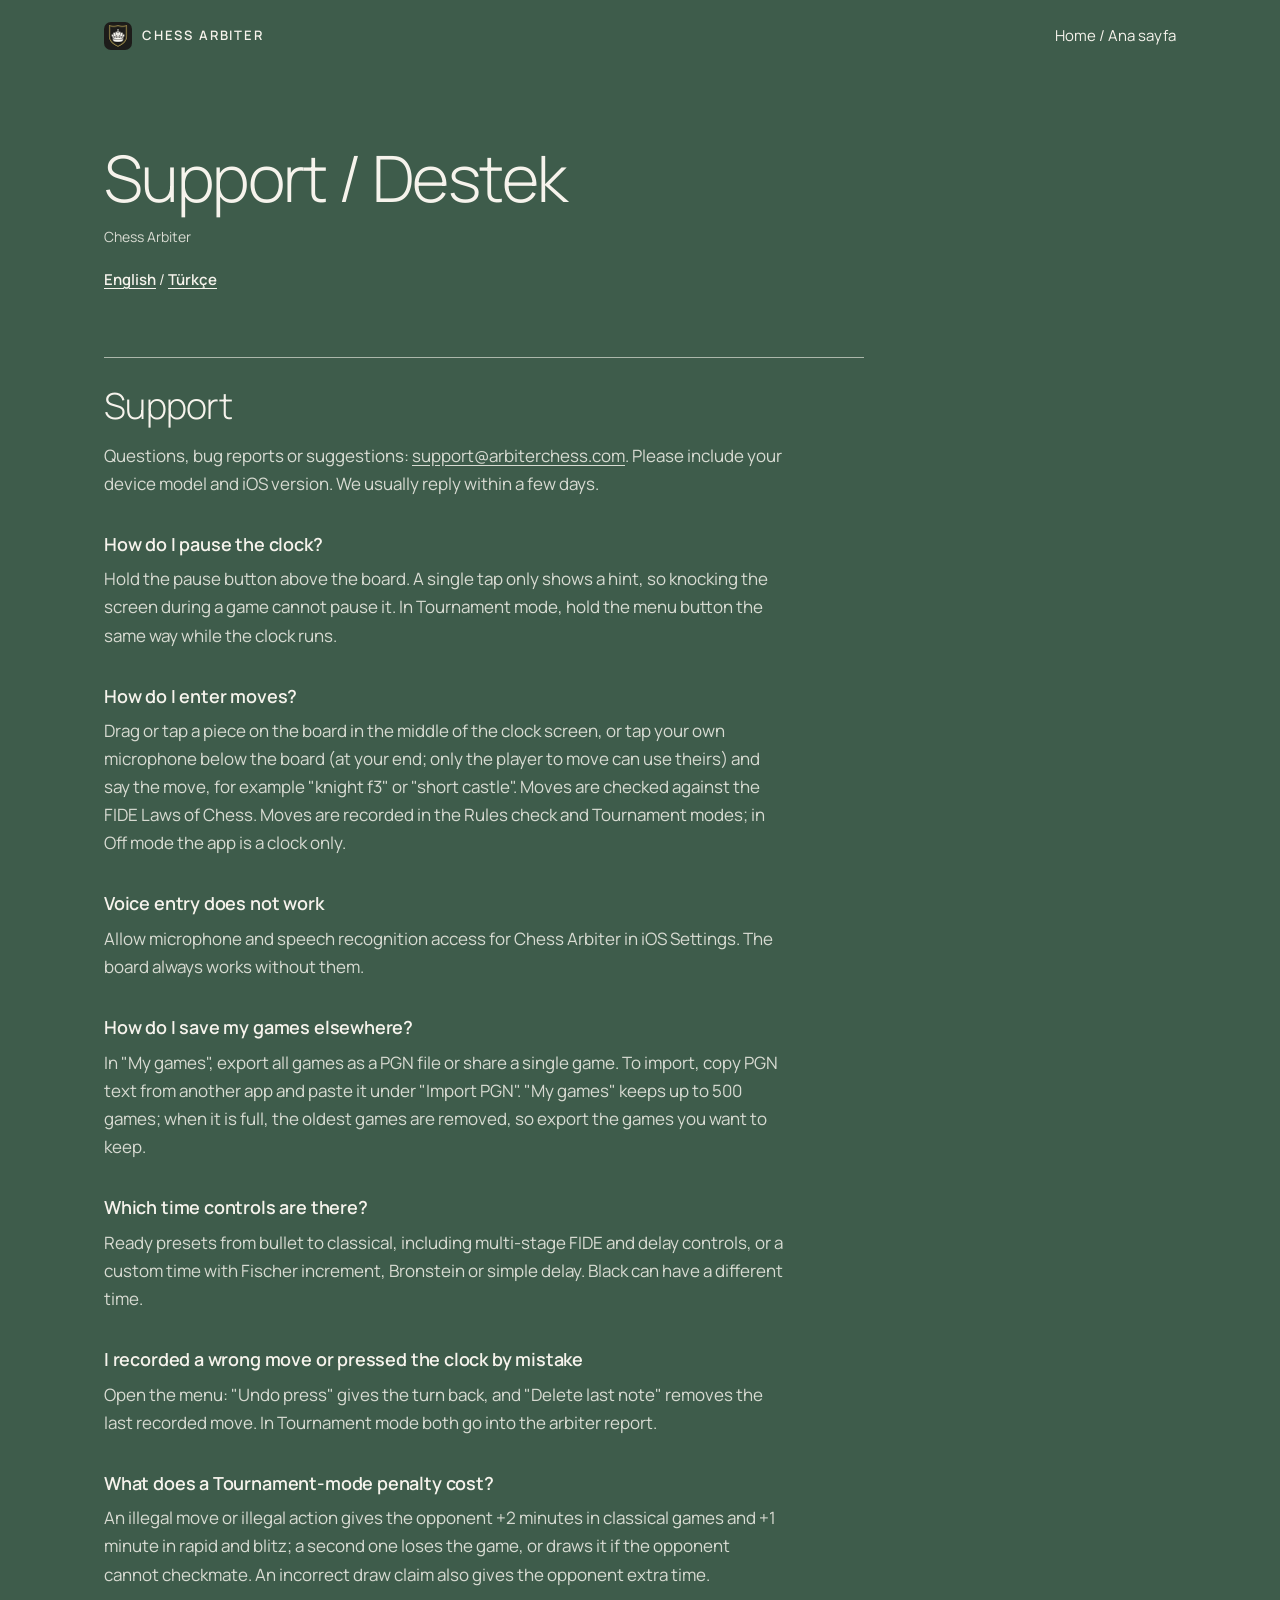
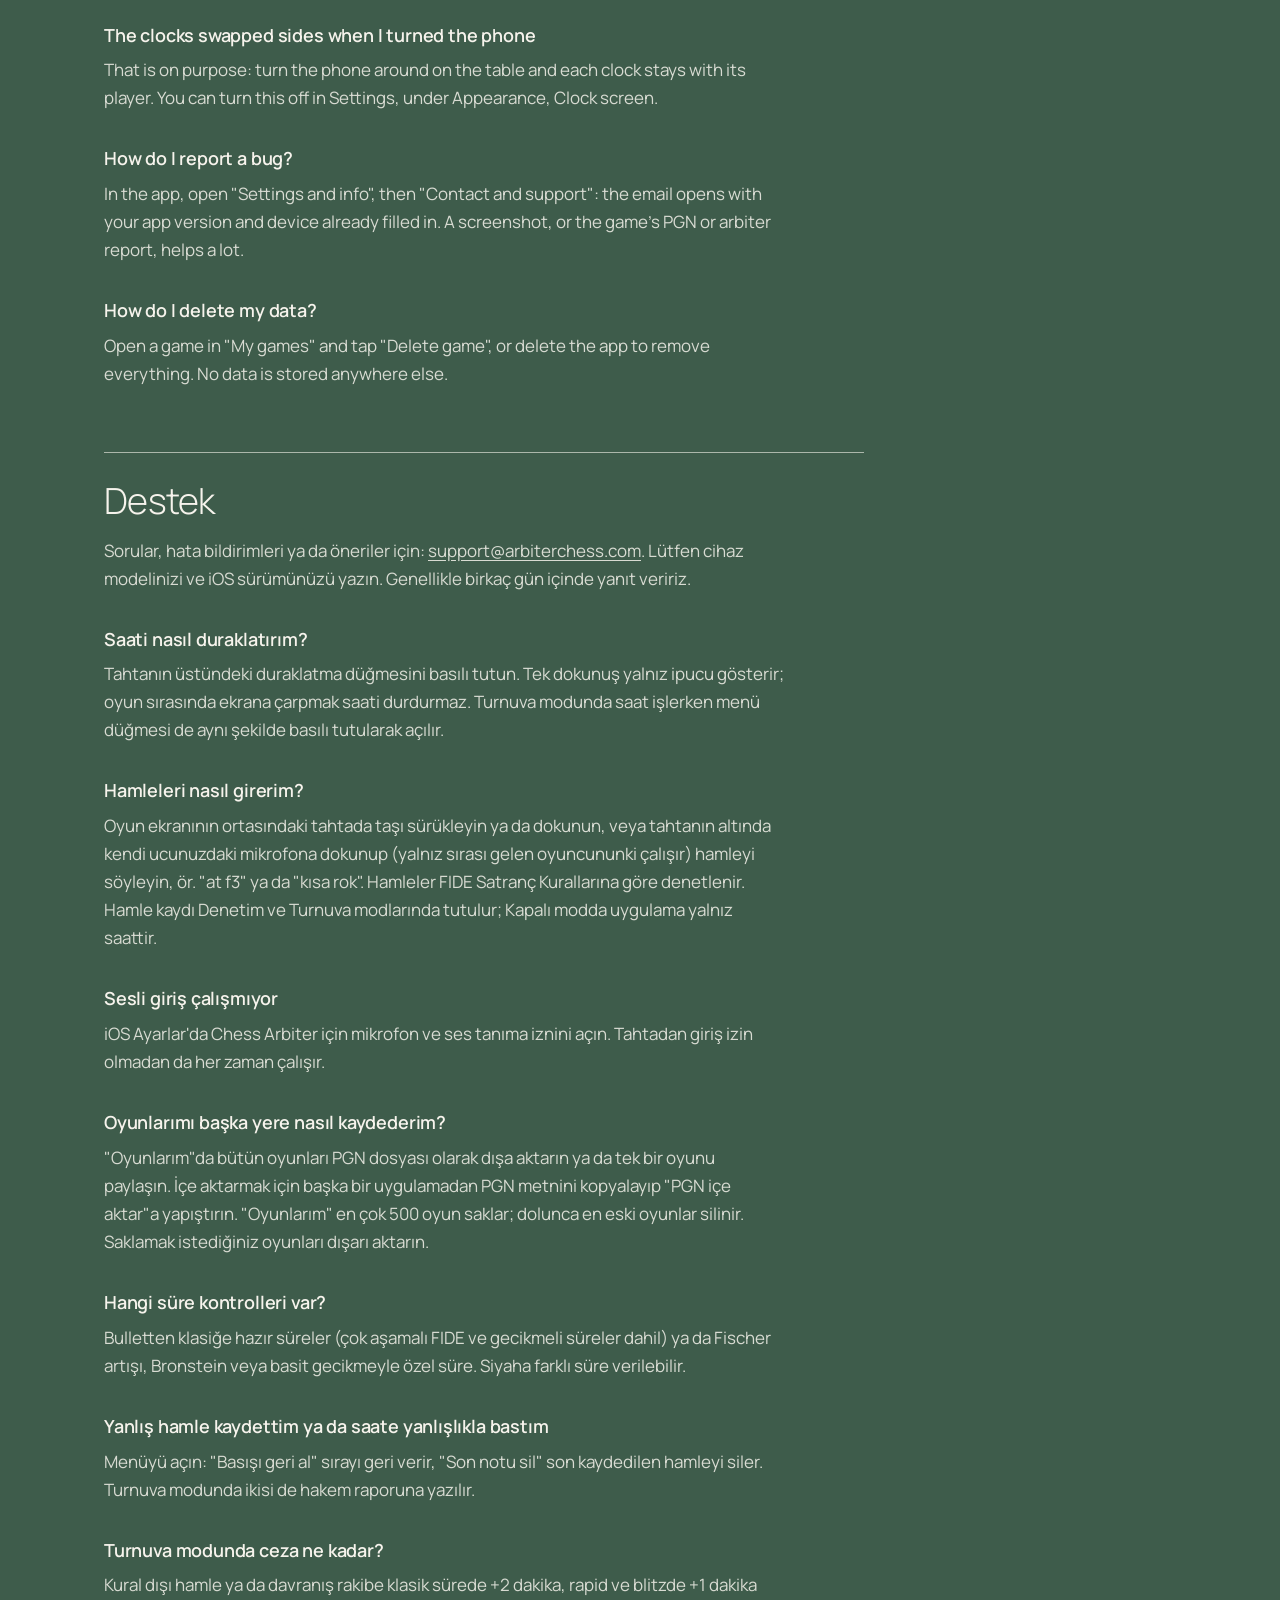
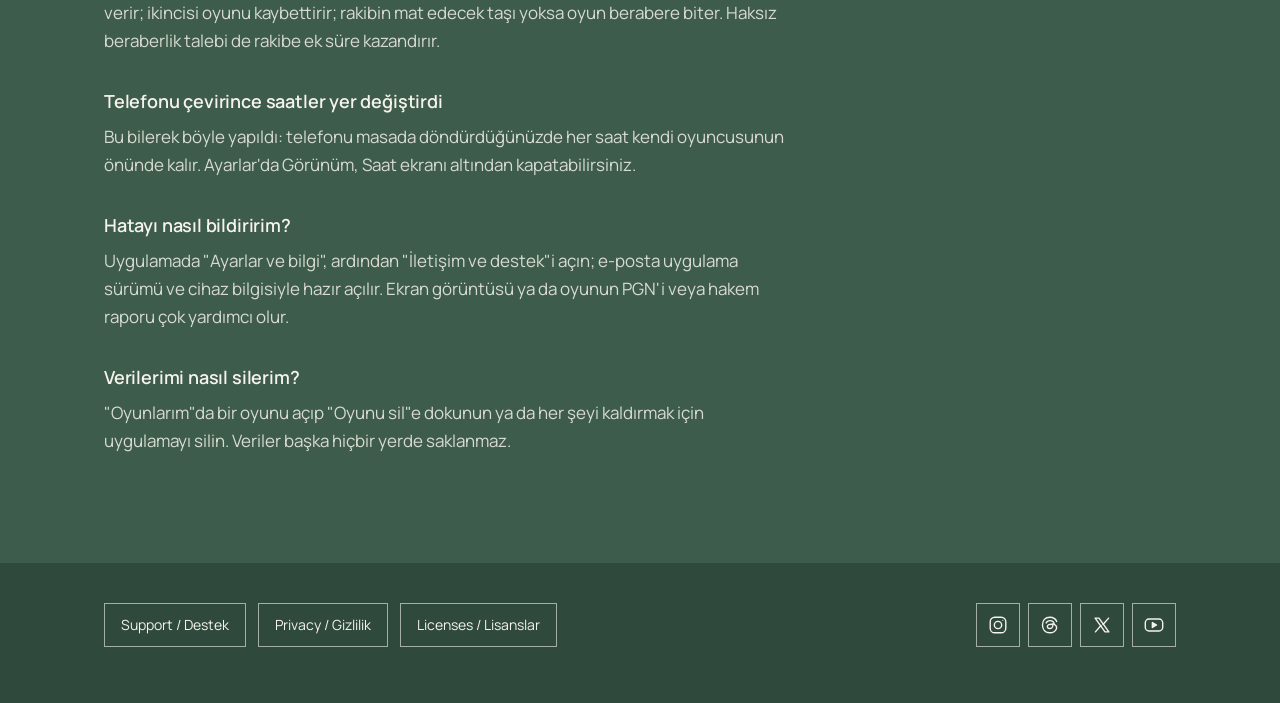
<file: support/index.html>
<!doctype html>
<html lang="en">
<head>
  <meta charset="utf-8">
  <meta name="viewport" content="width=device-width, initial-scale=1">
  <meta http-equiv="Content-Security-Policy" content="default-src 'none'; style-src 'self'; img-src 'self'; font-src 'self'; base-uri 'none'; form-action 'none'">
  <meta name="referrer" content="no-referrer">
  <title>Chess Arbiter – Support</title>
  <meta name="description" content="Chess Arbiter support: questions, bug reports and contact. Destek ve iletişim.">
  <link rel="canonical" href="https://arbiterchess.com/support/">
  <link rel="icon" type="image/png" sizes="32x32" href="../assets/favicon-32.png">
  <link rel="apple-touch-icon" href="../assets/apple-touch-icon.png">
  <meta name="color-scheme" content="dark">
  <meta name="theme-color" content="#3e5c4b">
  <link rel="stylesheet" href="../style.css?v=4">
</head>
<body>
<header class="top"><div class="bar"><a class="brand" href="../"><img src="../assets/icon-56.png" alt="" width="28" height="28"> Chess Arbiter</a><a class="home" href="../">Home / Ana sayfa</a></div></header>
<main>
  <h1>Support / Destek</h1>
  <p class="meta">Chess Arbiter</p>
  <p class="lang"><a href="#en" lang="en">English</a> / <a href="#tr" lang="tr">Türkçe</a></p>

  <section id="en" lang="en">
    <h2>Support</h2>
    <p>Questions, bug reports or suggestions: <a href="mailto:support@arbiterchess.com">support@arbiterchess.com</a>. Please include your device model and iOS version. We usually reply within a few days.</p>

    <h3>How do I pause the clock?</h3>
    <p>Hold the pause button above the board. A single tap only shows a hint, so knocking the screen during a game cannot pause it. In Tournament mode, hold the menu button the same way while the clock runs.</p>

    <h3>How do I enter moves?</h3>
    <p>Drag or tap a piece on the board in the middle of the clock screen, or tap your own microphone below the board (at your end; only the player to move can use theirs) and say the move, for example "knight f3" or "short castle". Moves are checked against the FIDE Laws of Chess. Moves are recorded in the Rules check and Tournament modes; in Off mode the app is a clock only.</p>

    <h3>Voice entry does not work</h3>
    <p>Allow microphone and speech recognition access for Chess Arbiter in iOS Settings. The board always works without them.</p>

    <h3>How do I save my games elsewhere?</h3>
    <p>In "My games", export all games as a PGN file or share a single game. To import, copy PGN text from another app and paste it under "Import PGN". "My games" keeps up to 500 games; when it is full, the oldest games are removed, so export the games you want to keep.</p>

    <h3>Which time controls are there?</h3>
    <p>Ready presets from bullet to classical, including multi-stage FIDE and delay controls, or a custom time with Fischer increment, Bronstein or simple delay. Black can have a different time.</p>

    <h3>I recorded a wrong move or pressed the clock by mistake</h3>
    <p>Open the menu: "Undo press" gives the turn back, and "Delete last note" removes the last recorded move. In Tournament mode both go into the arbiter report.</p>

    <h3>What does a Tournament-mode penalty cost?</h3>
    <p>An illegal move or illegal action gives the opponent +2 minutes in classical games and +1 minute in rapid and blitz; a second one loses the game, or draws it if the opponent cannot checkmate. An incorrect draw claim also gives the opponent extra time.</p>

    <h3>The clocks swapped sides when I turned the phone</h3>
    <p>That is on purpose: turn the phone around on the table and each clock stays with its player. You can turn this off in Settings, under Appearance, Clock screen.</p>

    <h3>How do I report a bug?</h3>
    <p>In the app, open "Settings and info", then "Contact and support": the email opens with your app version and device already filled in. A screenshot, or the game's PGN or arbiter report, helps a lot.</p>

    <h3>How do I delete my data?</h3>
    <p>Open a game in "My games" and tap "Delete game", or delete the app to remove everything. No data is stored anywhere else.</p>
  </section>

  <section id="tr" lang="tr">
    <h2>Destek</h2>
    <p>Sorular, hata bildirimleri ya da öneriler için: <a href="mailto:support@arbiterchess.com">support@arbiterchess.com</a>. Lütfen cihaz modelinizi ve iOS sürümünüzü yazın. Genellikle birkaç gün içinde yanıt veririz.</p>

    <h3>Saati nasıl duraklatırım?</h3>
    <p>Tahtanın üstündeki duraklatma düğmesini basılı tutun. Tek dokunuş yalnız ipucu gösterir; oyun sırasında ekrana çarpmak saati durdurmaz. Turnuva modunda saat işlerken menü düğmesi de aynı şekilde basılı tutularak açılır.</p>

    <h3>Hamleleri nasıl girerim?</h3>
    <p>Oyun ekranının ortasındaki tahtada taşı sürükleyin ya da dokunun, veya tahtanın altında kendi ucunuzdaki mikrofona dokunup (yalnız sırası gelen oyuncununki çalışır) hamleyi söyleyin, ör. "at f3" ya da "kısa rok". Hamleler FIDE Satranç Kurallarına göre denetlenir. Hamle kaydı Denetim ve Turnuva modlarında tutulur; Kapalı modda uygulama yalnız saattir.</p>

    <h3>Sesli giriş çalışmıyor</h3>
    <p>iOS Ayarlar'da Chess Arbiter için mikrofon ve ses tanıma iznini açın. Tahtadan giriş izin olmadan da her zaman çalışır.</p>

    <h3>Oyunlarımı başka yere nasıl kaydederim?</h3>
    <p>"Oyunlarım"da bütün oyunları PGN dosyası olarak dışa aktarın ya da tek bir oyunu paylaşın. İçe aktarmak için başka bir uygulamadan PGN metnini kopyalayıp "PGN içe aktar"a yapıştırın. "Oyunlarım" en çok 500 oyun saklar; dolunca en eski oyunlar silinir. Saklamak istediğiniz oyunları dışarı aktarın.</p>

    <h3>Hangi süre kontrolleri var?</h3>
    <p>Bulletten klasiğe hazır süreler (çok aşamalı FIDE ve gecikmeli süreler dahil) ya da Fischer artışı, Bronstein veya basit gecikmeyle özel süre. Siyaha farklı süre verilebilir.</p>

    <h3>Yanlış hamle kaydettim ya da saate yanlışlıkla bastım</h3>
    <p>Menüyü açın: "Basışı geri al" sırayı geri verir, "Son notu sil" son kaydedilen hamleyi siler. Turnuva modunda ikisi de hakem raporuna yazılır.</p>

    <h3>Turnuva modunda ceza ne kadar?</h3>
    <p>Kural dışı hamle ya da davranış rakibe klasik sürede +2 dakika, rapid ve blitzde +1 dakika verir; ikincisi oyunu kaybettirir; rakibin mat edecek taşı yoksa oyun berabere biter. Haksız beraberlik talebi de rakibe ek süre kazandırır.</p>

    <h3>Telefonu çevirince saatler yer değiştirdi</h3>
    <p>Bu bilerek böyle yapıldı: telefonu masada döndürdüğünüzde her saat kendi oyuncusunun önünde kalır. Ayarlar'da Görünüm, Saat ekranı altından kapatabilirsiniz.</p>

    <h3>Hatayı nasıl bildiririm?</h3>
    <p>Uygulamada "Ayarlar ve bilgi", ardından "İletişim ve destek"i açın; e-posta uygulama sürümü ve cihaz bilgisiyle hazır açılır. Ekran görüntüsü ya da oyunun PGN'i veya hakem raporu çok yardımcı olur.</p>

    <h3>Verilerimi nasıl silerim?</h3>
    <p>"Oyunlarım"da bir oyunu açıp "Oyunu sil"e dokunun ya da her şeyi kaldırmak için uygulamayı silin. Veriler başka hiçbir yerde saklanmaz.</p>
  </section>

</main>
<footer><a href="../support/">Support / Destek</a><a href="../privacy/">Privacy / Gizlilik</a><a href="../licenses/">Licenses / Lisanslar</a><nav class="social" aria-label="Social media / Sosyal medya"><a href="https://www.instagram.com/arbiterchess/" rel="me noopener" aria-label="Instagram" title="Instagram"><svg viewBox="0 0 24 24" width="22" height="22" fill="none" stroke="currentColor" stroke-width="1.5" stroke-linecap="round" stroke-linejoin="round" aria-hidden="true" focusable="false"><rect x="3.5" y="3.5" width="17" height="17" rx="5"/><circle cx="12" cy="12" r="4"/><circle cx="17.2" cy="6.8" r=".6" fill="currentColor" stroke="none"/></svg></a><a href="https://www.threads.com/@arbiterchess" rel="me noopener" aria-label="Threads" title="Threads"><svg viewBox="0 0 24 24" width="22" height="22" fill="none" stroke="currentColor" stroke-width="1.5" stroke-linecap="round" stroke-linejoin="round" aria-hidden="true" focusable="false"><path d="M16.6 11.2c-.3-2.6-2-4-4.5-4-2.1 0-3.6 1-4.3 2.6"/><path d="M15.4 11.4c-3.8-.6-6.6.4-6.3 2.6.3 2 3.4 2.4 5 .9 1-1 1.3-2.7 1.3-4.6"/><path d="M16.6 11.2c2.5 1 3.2 3.6 2.1 5.7-1.3 2.4-3.9 3.6-6.8 3.6-4.9 0-8.1-3.2-8.1-8.5S7 3.5 11.9 3.5c3.6 0 6.2 1.6 7.4 4.6"/></svg></a><a href="https://x.com/arbiterchessapp" rel="me noopener" aria-label="X (Twitter)" title="X (Twitter)"><svg viewBox="0 0 24 24" width="22" height="22" fill="none" stroke="currentColor" stroke-width="1.5" stroke-linecap="round" stroke-linejoin="round" aria-hidden="true" focusable="false"><path d="M4.5 4.5h4.2l10.8 15h-4.2z"/><path d="M19.2 4.5l-6.1 6.9M10.9 12.6l-6.1 6.9"/></svg></a><a href="https://www.youtube.com/@ChessArbiterApp" rel="me noopener" aria-label="YouTube" title="YouTube"><svg viewBox="0 0 24 24" width="22" height="22" fill="none" stroke="currentColor" stroke-width="1.5" stroke-linecap="round" stroke-linejoin="round" aria-hidden="true" focusable="false"><rect x="2.5" y="5.5" width="19" height="13" rx="4"/><path d="M10.2 9.3v5.4l4.6-2.7z" fill="currentColor"/></svg></a></nav></footer>
</body>
</html>
</file>
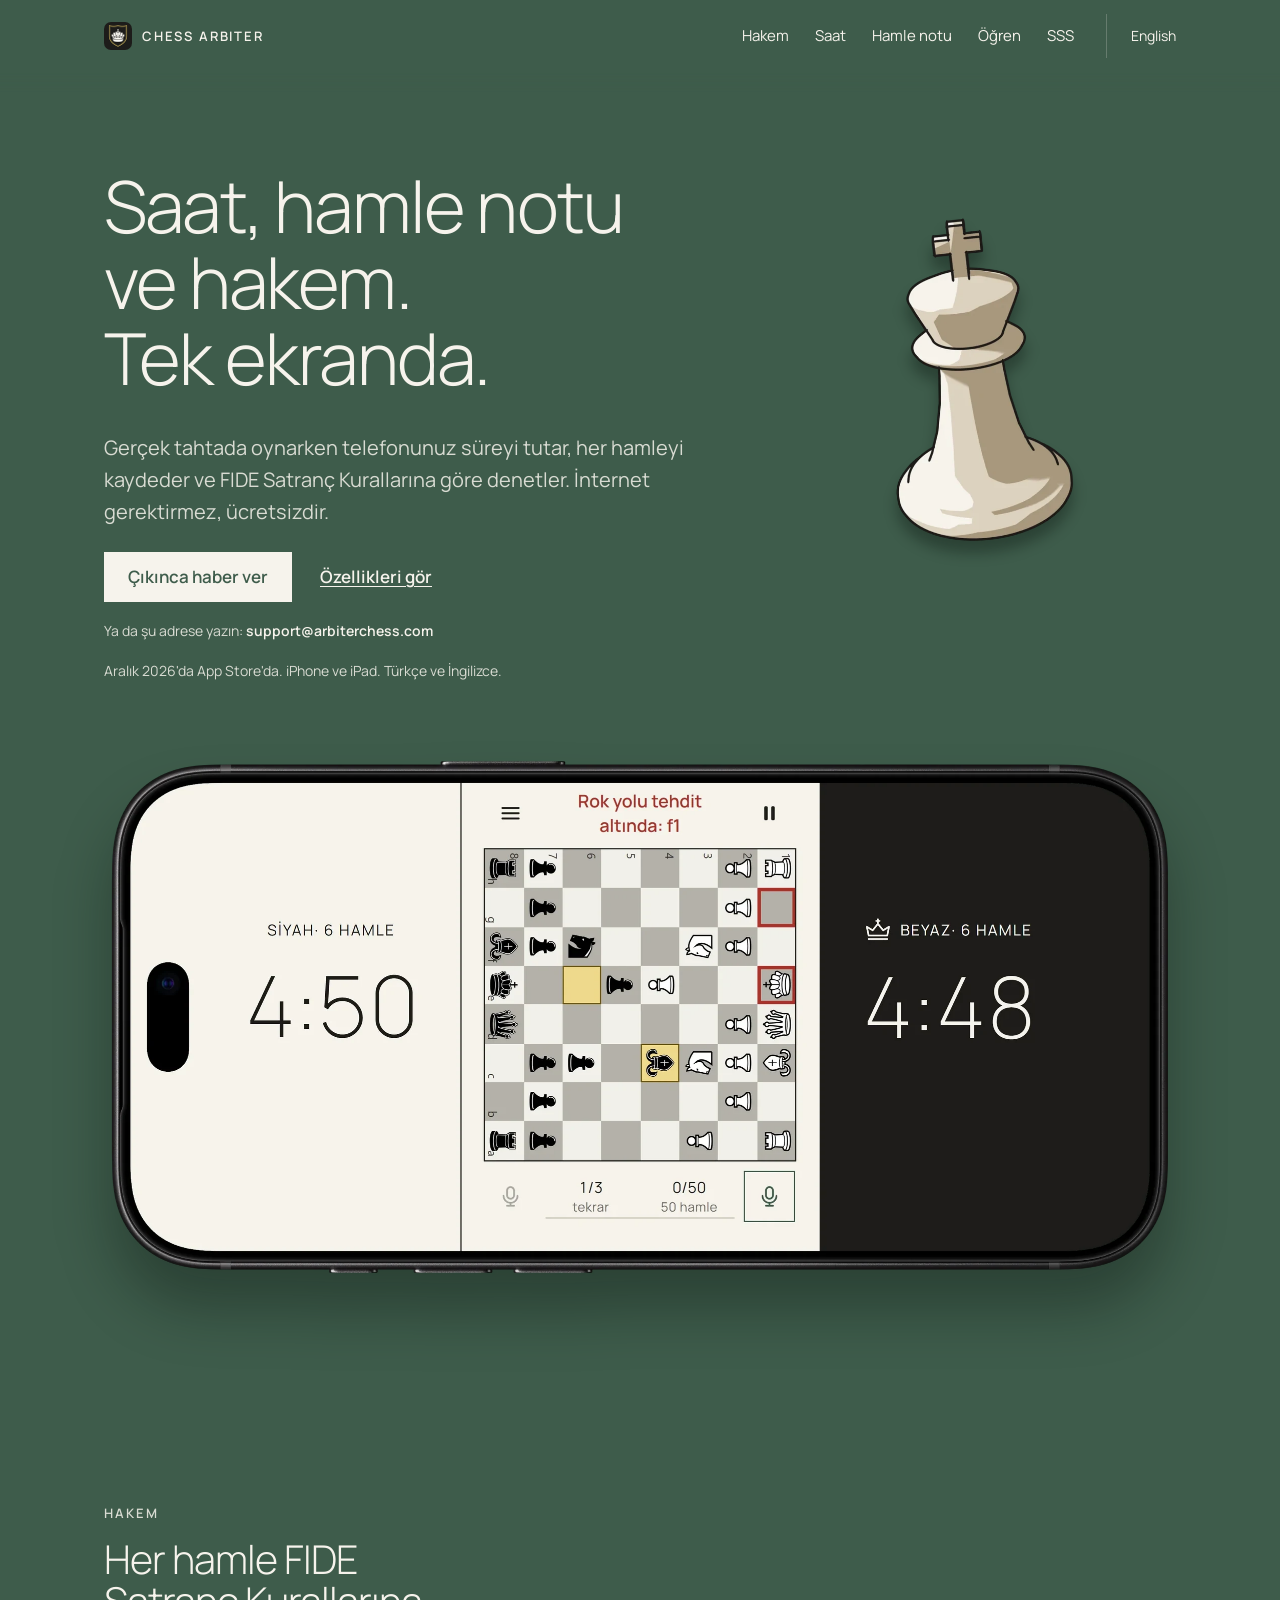
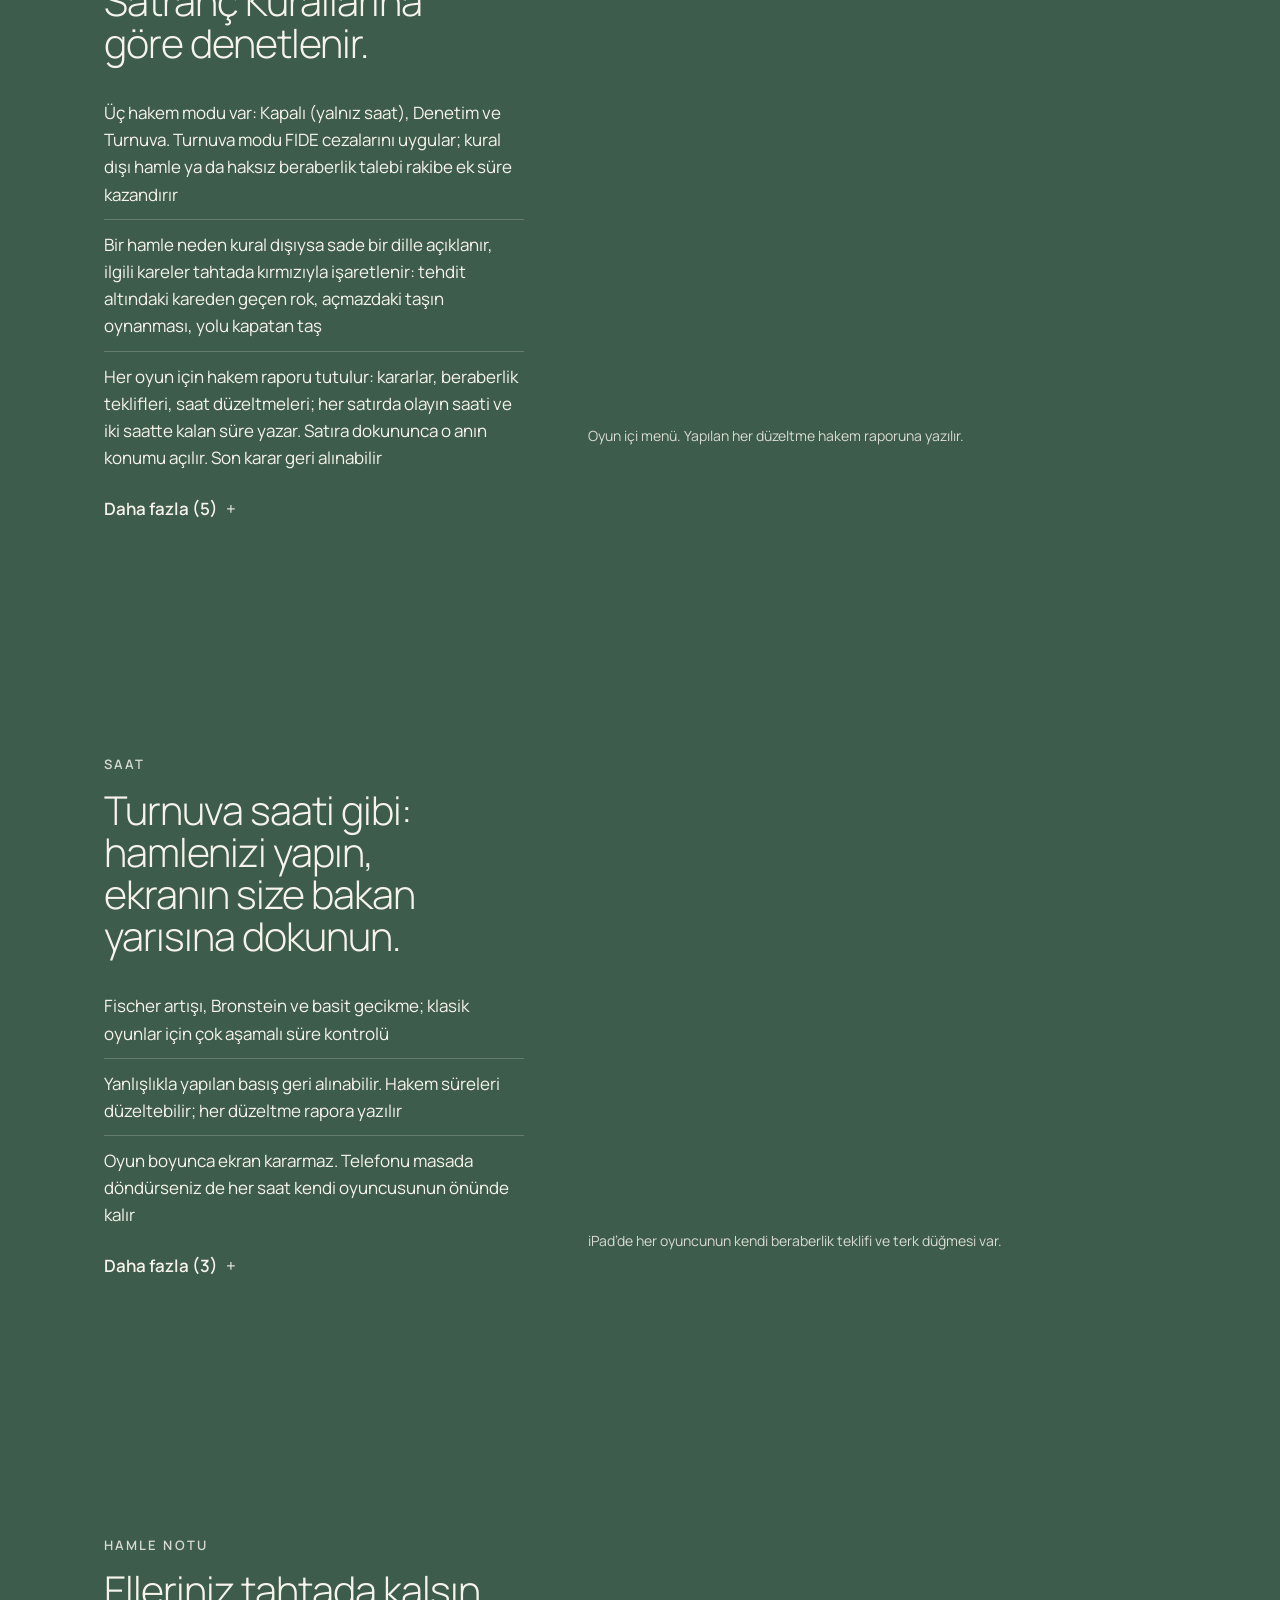
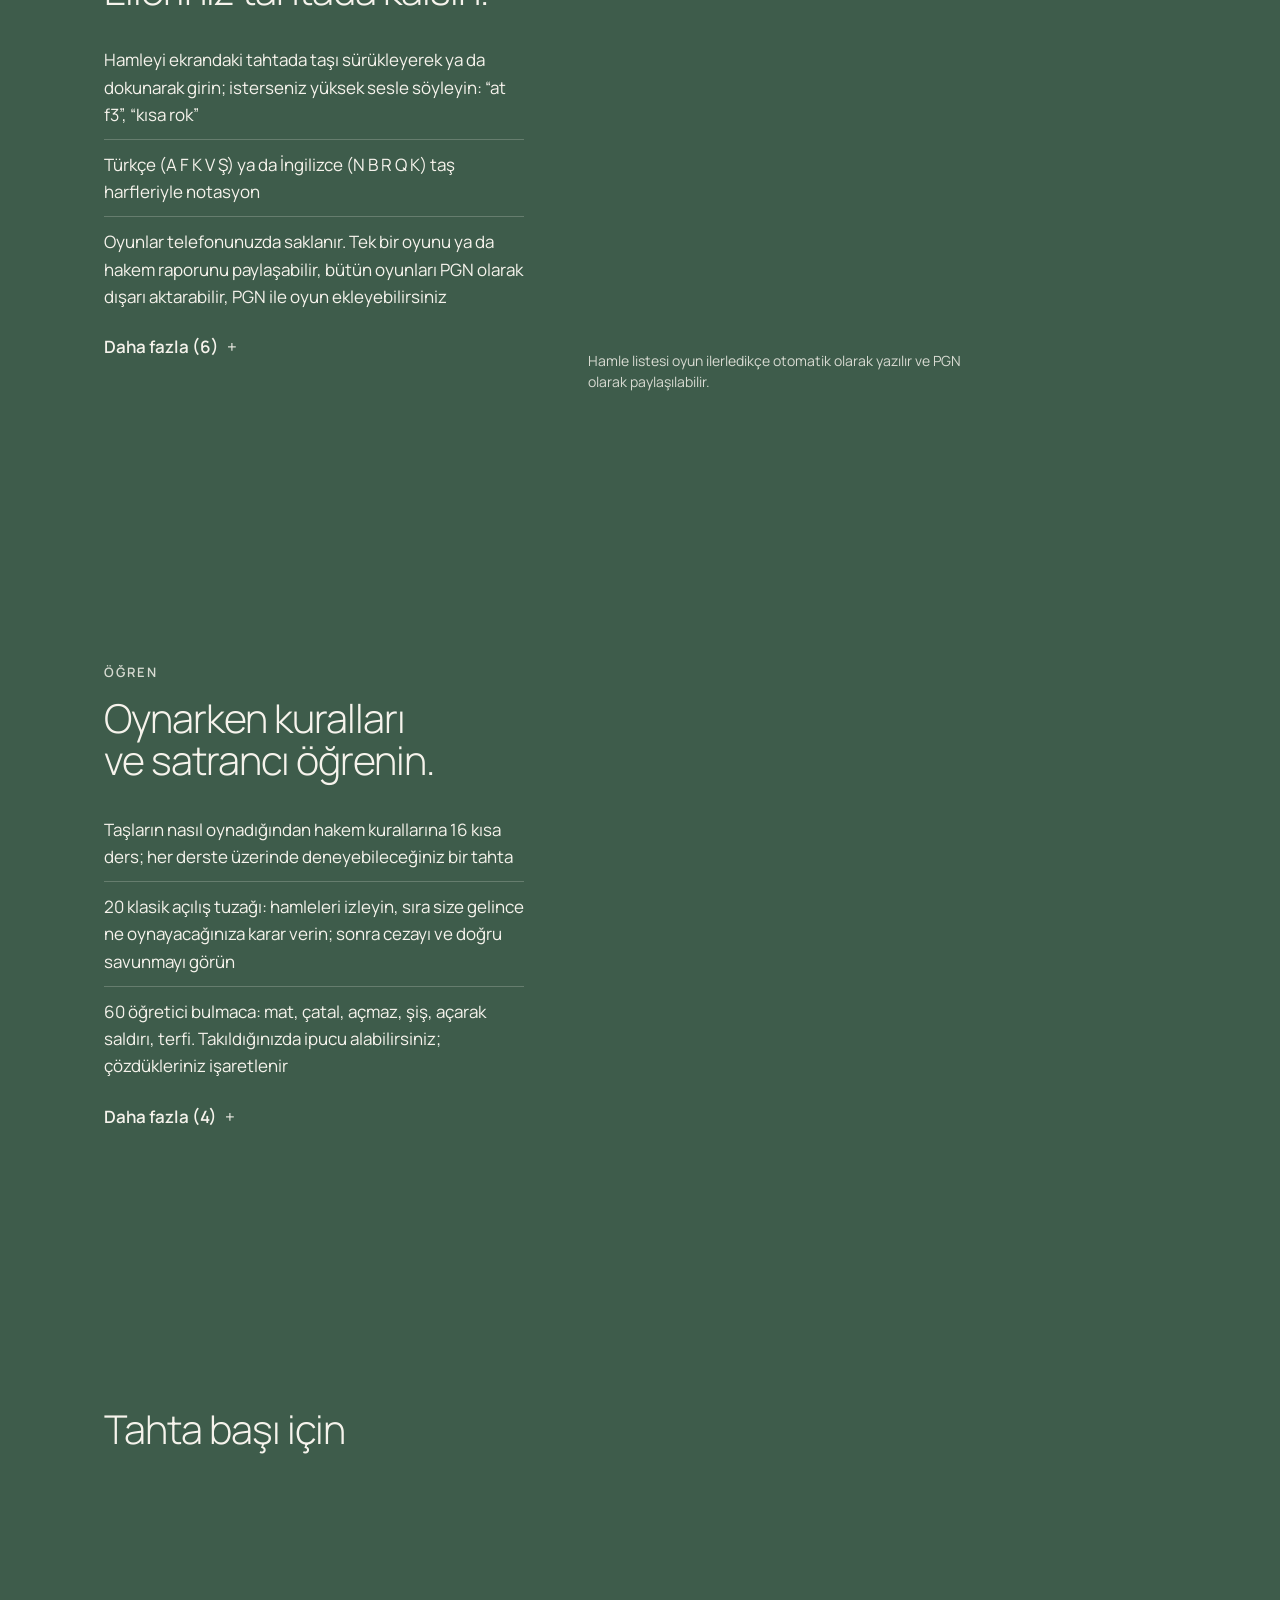
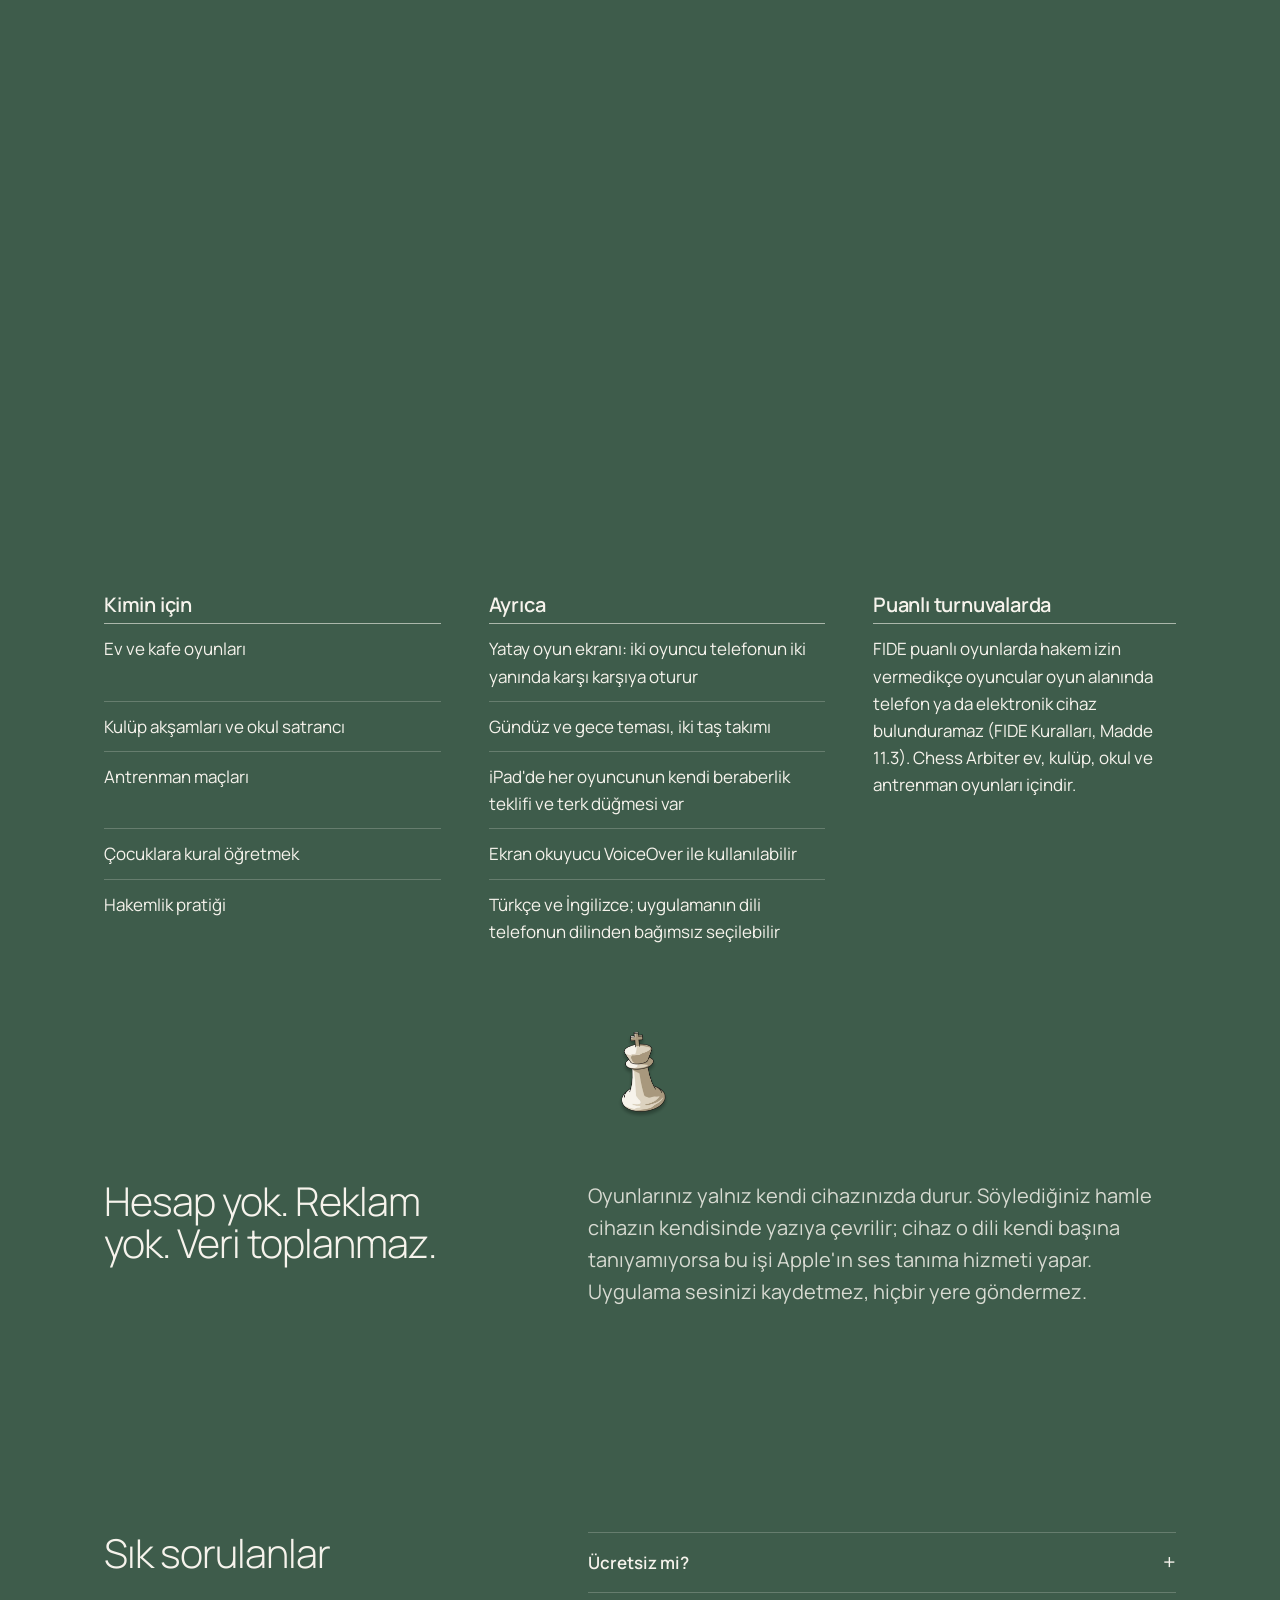
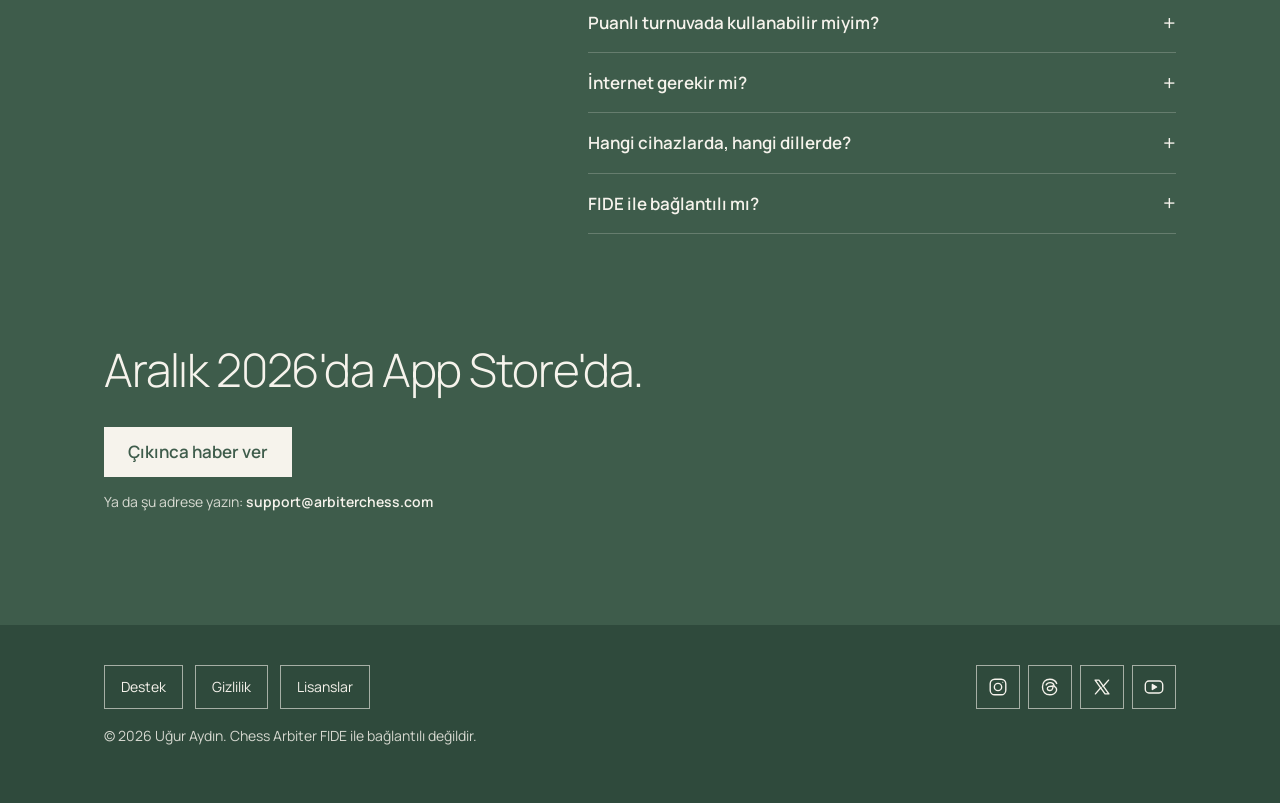
<file: tr/index.html>
<!doctype html>
<html lang="tr">
<head>
  <meta charset="utf-8">
  <meta name="viewport" content="width=device-width, initial-scale=1">
  <meta http-equiv="Content-Security-Policy" content="default-src 'none'; style-src 'self'; img-src 'self'; font-src 'self'; base-uri 'none'; form-action 'none'">
  <meta name="referrer" content="no-referrer">
  <title>Chess Arbiter: satranç saati, hamle notu ve hakem</title>
  <meta name="description" content="Tahtada oynanan satranç için saat, hamle notu ve kural hakemi. Her hamle FIDE kurallarına göre denetlenir. Çevrimdışı, reklamsız, ücretsiz.">
  <link rel="icon" type="image/png" sizes="32x32" href="../assets/favicon-32.png">
  <link rel="apple-touch-icon" href="../assets/apple-touch-icon.png">
  <meta name="color-scheme" content="dark">
  <meta name="theme-color" content="#3e5c4b">
  <meta property="og:type" content="website">
  <meta property="og:site_name" content="Chess Arbiter">
  <meta property="og:title" content="Chess Arbiter: satranç saati, hamle notu ve hakem">
  <meta property="og:description" content="Tahtada oynanan satranç için saat, hamle notu ve kural hakemi. Her hamle FIDE kurallarına göre denetlenir. Çevrimdışı, reklamsız, ücretsiz.">
  <meta property="og:url" content="https://arbiterchess.com/tr/">
  <meta property="og:locale" content="tr_TR">
  <meta property="og:locale:alternate" content="en_US">
  <meta property="og:image:alt" content="Chess Arbiter: saat, hamle notu ve hakem. Tek ekranda.">
  <meta property="og:image" content="https://arbiterchess.com/assets/og-tr.png">
  <meta property="og:image:width" content="1200">
  <meta property="og:image:height" content="630">
  <meta name="twitter:card" content="summary_large_image">
  <link rel="canonical" href="https://arbiterchess.com/tr/">
  <link rel="alternate" hreflang="en" href="https://arbiterchess.com/">
  <link rel="alternate" hreflang="tr" href="https://arbiterchess.com/tr/">
  <link rel="alternate" hreflang="x-default" href="https://arbiterchess.com/">
  <link rel="preload" href="../assets/fonts/Manrope_300Light.woff2" as="font" type="font/woff2" crossorigin>
  <link rel="preload" href="../assets/fonts/Manrope_400Regular.woff2" as="font" type="font/woff2" crossorigin>
  <link rel="preload" href="../assets/fonts/Manrope_600SemiBold.woff2" as="font" type="font/woff2" crossorigin>
  <link rel="preload" href="../assets/shots-g/tr-hero.webp?v=ba43a417" as="image" type="image/webp">
  <link rel="stylesheet" href="../assets/landing.css?v=96985811">
</head>
<body>
<a class="skip" href="#main">İçeriğe geç</a>
<header class="top">
  <div class="wrap bar">
    <a class="brand" href="../" lang="en"><img src="../assets/icon-56.png" alt="" width="28" height="28"> Chess Arbiter</a>
    <nav aria-label="Ana menü"><a href="#arbiter">Hakem</a><a href="#clock">Saat</a><a href="#scoresheet">Hamle notu</a><a href="#learn">Öğren</a><a href="#faq">SSS</a></nav>
    <a class="lang" href="../" hreflang="en" lang="en">English</a>
  </div>
</header>
<main id="main">
<section class="hero">
  <img class="piece p-hero" src="../assets/pieces-g/book-light-K.webp?v=1838d230" alt="" aria-hidden="true" width="800" height="800" decoding="async"><img class="piece p-col" src="../assets/pieces-g/book-light-P.webp?v=c0f7a7fe" alt="" aria-hidden="true" width="800" height="800" decoding="async" loading="lazy">
  <div class="wrap content">
  <h1>Saat, hamle&nbsp;notu ve hakem.<br>Tek ekranda.</h1>
  <div class="intro">
    <p class="sub">Gerçek tahtada oynarken telefonunuz süreyi tutar, her hamleyi kaydeder ve FIDE Satranç Kurallarına göre denetler. İnternet gerektirmez, ücretsizdir.</p>
    <p class="actions"><a class="btn" href="mailto:support@arbiterchess.com?subject=Chess%20Arbiter%20%C3%A7%C4%B1k%C4%B1%C5%9F">Çıkınca haber ver</a><a class="see" href="#arbiter">Özellikleri gör</a></p>
    <p class="mailline">Ya da şu adrese yazın: <span class="addr">support@arbiterchess.com</span></p>
    <p class="note">Aralık 2026'da App Store'da. iPhone ve iPad. Türkçe ve İngilizce.</p>
  </div>
  <figure class="shot wide"><img src="../assets/shots-g/tr-hero.webp?v=ba43a417" alt="Yatay oyun ekranı: tahtanın iki yanında iki saat. Beyaz tehdit altındaki f1’den geçerek rok yapmaya çalıştı, uygulama neden kural dışı olduğunu yazıyor." width="2358" height="1295" decoding="async" fetchpriority="high"></figure>
  </div>
</section>

<section id="arbiter">
  <img class="piece p-col" src="../assets/pieces-g/book-light-N.webp?v=a8f81df6" alt="" aria-hidden="true" width="800" height="800" decoding="async" loading="lazy">
  <div class="wrap feature">
  <div class="text"><p class="kicker">Hakem</p><h2>Her hamle FIDE Satranç Kurallarına göre denetlenir.</h2><ul><li>Üç hakem modu var: Kapalı (yalnız saat), Denetim ve Turnuva. Turnuva modu FIDE cezalarını uygular; kural dışı hamle ya da haksız beraberlik talebi rakibe ek süre kazandırır</li><li>Bir hamle neden kural dışıysa sade bir dille açıklanır, ilgili kareler tahtada kırmızıyla işaretlenir: tehdit altındaki kareden geçen rok, açmazdaki taşın oynanması, yolu kapatan taş</li><li>Her oyun için hakem raporu tutulur: kararlar, beraberlik teklifleri, saat düzeltmeleri; her satırda olayın saati ve iki saatte kalan süre yazar. Satıra dokununca o anın konumu açılır. Son karar geri alınabilir</li></ul><details class="more"><summary>Daha fazla (5)</summary><ul><li>Kural dışı davranışlar da kayda geçer: hamle yapmadan saate basmak, iki elle oynamak, yarım bırakılan terfi</li><li>Üç kez tekrar ve 50 hamle kuralı takip edilir; beraberlik, yapılacak hamle bildirilerek de talep edilebilir</li><li>Pat, mat edecek taş kalmaması, beş kez tekrar ve 75 hamle kuralı oyunu kendiliğinden bitirir</li><li>Bir oyuncunun süresi bitince, rakibinin mat etme imkânı olup olmadığına bakılır</li><li>Tahtanın altındaki şerit, konumun kaç kez tekrarlandığını, 50 hamle sayacını, iki tarafın kural dışı hamle sayısını ve mat edecek taş kalıp kalmadığını sürekli gösterir</li></ul></details></div>
  <figure class="shot"><img src="../assets/shots-g/tr-menu.webp?v=b4a5f40d" alt="Oyun sırasında menü: basışı geri alma, son notu silme, saati düzeltme, kural ihlali kaydı, hamle listesi ve hakem raporu." width="1294" height="984" decoding="async" loading="lazy"><figcaption>Oyun içi menü. Yapılan her düzeltme hakem raporuna yazılır.</figcaption></figure>
  </div>
</section>

<section id="clock">
  <img class="piece p-col" src="../assets/pieces-g/book-light-B.webp?v=229d0a33" alt="" aria-hidden="true" width="800" height="800" decoding="async" loading="lazy">
  <div class="wrap feature">
  <div class="text"><p class="kicker">Saat</p><h2>Turnuva saati gibi: hamlenizi yapın, ekranın size bakan yarısına dokunun.</h2><ul><li>Fischer artışı, Bronstein ve basit gecikme; klasik oyunlar için çok aşamalı süre kontrolü</li><li>Yanlışlıkla yapılan basış geri alınabilir. Hakem süreleri düzeltebilir; her düzeltme rapora yazılır</li><li>Oyun boyunca ekran kararmaz. Telefonu masada döndürseniz de her saat kendi oyuncusunun önünde kalır</li></ul><details class="more"><summary>Daha fazla (3)</summary><ul><li>Handikap için Siyah’a farklı süre verilebilir; oyun istediğiniz bir konumdan başlatılabilir</li><li>Saati durdurmak için basılı tutun. Son 10 saniyede sesli ve titreşimli uyarı, her basışta tık sesi; ikisi de kapatılabilir</li><li>Uygulama kapansa bile yarım kalan oyun kaldığı yerden sürer</li></ul></details></div>
  <figure class="shot"><img src="../assets/shots-g/tr-ipad.webp?v=40dd4b86" alt="iPad’de Chess Arbiter: tahta iki büyük saatin arasında, her oyuncunun kendi beraberlik teklifi ve terk düğmesi var." width="1294" height="984" decoding="async" loading="lazy"><figcaption>iPad’de her oyuncunun kendi beraberlik teklifi ve terk düğmesi var.</figcaption></figure>
  </div>
</section>

<section id="scoresheet">
  <img class="piece p-col" src="../assets/pieces-g/book-light-R.webp?v=04f109d6" alt="" aria-hidden="true" width="800" height="800" decoding="async" loading="lazy">
  <div class="wrap feature">
  <div class="text"><p class="kicker">Hamle notu</p><h2>Elleriniz tahtada kalsın.</h2><ul><li>Hamleyi ekrandaki tahtada taşı sürükleyerek ya da dokunarak girin; isterseniz yüksek sesle söyleyin: “at f3”, “kısa rok”</li><li>Türkçe (A F K V Ş) ya da İngilizce (N B R Q K) taş harfleriyle notasyon</li><li>Oyunlar telefonunuzda saklanır. Tek bir oyunu ya da hakem raporunu paylaşabilir, bütün oyunları PGN olarak dışarı aktarabilir, PGN ile oyun ekleyebilirsiniz</li></ul><details class="more"><summary>Daha fazla (6)</summary><ul><li>Tahta, karşılıklı oturan oyunculara göre durur; yandan izleyen hakem için beyaz ya da siyah alta alınabilir</li><li>Beraberlik teklif edebilir, terk edebilirsiniz. Biten oyunu hamle hamle yeniden izleyin; kayıtlı bir oyuna istediğiniz hamleden devam edin</li><li>Oynanan açılış tanınır ve ECO koduyla kaydedilir. Antrenman oyunlarında isterseniz açılışın adı oyun sırasında görünür; Turnuva modunda hiç görünmez</li><li>Hızlı oyunda yalnız saate basın, hamleleri sonra girin; uygulama kaç hamlenin girilmediğini sayar. İstediğiniz konumu tahtada kurabilir ya da FEN yapıştırabilirsiniz</li><li>Oyuncu adları ile etkinlik, yer ve tur bilgisi PGN kaydına yazılır</li><li>PGN kaydında her hamleden sonra kalan süre ve hakemin kararları da yer alır; Lichess ya da ChessBase bunları gösterir</li></ul></details></div>
  <figure class="shot"><img src="../assets/shots-g/tr-movelist.webp?v=c285a23c" alt="Oyun sırasında hamle listesi: 1.e4 e5 2.Af3 Ac6 3.Fb5 Af6 4.Fxc6 dxc6 5.Ac3 Fe6 6.a3 Fc4, PGN olarak paylaşma düğmesiyle." width="1294" height="984" decoding="async" loading="lazy"><figcaption>Hamle listesi oyun ilerledikçe otomatik olarak yazılır ve PGN olarak paylaşılabilir.</figcaption></figure>
  </div>
</section>

<section id="learn">
  <img class="piece p-col" src="../assets/pieces-g/book-light-Q.webp?v=93a1c578" alt="" aria-hidden="true" width="800" height="800" decoding="async" loading="lazy">
  <div class="wrap feature">
  <div class="text"><p class="kicker">Öğren</p><h2>Oynarken kuralları ve satrancı öğrenin.</h2><ul><li>Taşların nasıl oynadığından hakem kurallarına 16 kısa ders; her derste üzerinde deneyebileceğiniz bir tahta</li><li>20 klasik açılış tuzağı: hamleleri izleyin, sıra size gelince ne oynayacağınıza karar verin; sonra cezayı ve doğru savunmayı görün</li><li>60 öğretici bulmaca: mat, çatal, açmaz, şiş, açarak saldırı, terfi. Takıldığınızda ipucu alabilirsiniz; çözdükleriniz işaretlenir</li></ul><details class="more"><summary>Daha fazla (4)</summary><ul><li>En çok oynanan 29 açılış ve savunma; ana hatları tahtada hamle hamle izleyin, istediğiniz hamleden oyuna başlayın. Bulmaca konumundan da oyun başlatılabilir</li><li>Satranç tarihinden 16 ünlü hamle: önce hamleyi siz bulun, sonra neden ünlü olduğunu okuyun</li><li>Çataldan açmaza, Lucena'dan Philidor'a 116 terimlik aranabilir sözlük; terimlerin çoğu örnek bir konumla anlatılır</li><li>Resmî FIDE Satranç Kuralları (2023) ve Türkiye Satranç Federasyonu’nun 2018 Türkçe çevirisine bağlantı</li></ul></details></div>
  <div class="pair"><figure class="shot"><img src="../assets/shots-g/tr-lesson.webp?v=1d68e5d1" alt="Bir ders: tahta, etkileşimli diyagramla." width="704" height="1382" decoding="async" loading="lazy"></figure><figure class="shot"><img src="../assets/shots-g/tr-trap.webp?v=ef10ce5a" alt="Bir açılış tuzağı: Légal tuzağı. Beyaz 5.Axe5 oynadı; uygulama Siyah olarak ne oynayacağınızı soruyor." width="704" height="1382" decoding="async" loading="lazy"></figure></div>
  </div>
</section>

<section class="table">
  <img class="piece p-col" src="../assets/pieces-g/book-light-K.webp?v=1838d230" alt="" aria-hidden="true" width="800" height="800" decoding="async" loading="lazy">
  <div class="wrap">
  <h2>Tahta başı için</h2>
  <figure class="shot devices"><img src="../assets/shots/tr-devices.webp?v=a49dc48d" alt="Gece temasında iPad’de Chess Arbiter. Gece temasında oyun ekranı. Görünüm ayarları: gündüz, gece ya da telefonla aynı; iki taş takımı." width="2200" height="1264" decoding="async" loading="lazy"></figure>
  <div class="cols"><div><h3>Kimin için</h3><ul><li>Ev ve kafe oyunları</li><li>Kulüp akşamları ve okul satrancı</li><li>Antrenman maçları</li><li>Çocuklara kural öğretmek</li><li>Hakemlik pratiği</li></ul></div><div><h3>Ayrıca</h3><ul><li>Yatay oyun ekranı: iki oyuncu telefonun iki yanında karşı karşıya oturur</li><li>Gündüz ve gece teması, iki taş takımı</li><li>iPad'de her oyuncunun kendi beraberlik teklifi ve terk düğmesi var</li><li>Ekran okuyucu VoiceOver ile kullanılabilir</li><li>Türkçe ve İngilizce; uygulamanın dili telefonun dilinden bağımsız seçilebilir</li></ul></div><div class="fide"><h3>Puanlı turnuvalarda</h3><p>FIDE puanlı oyunlarda hakem izin vermedikçe oyuncular oyun alanında telefon ya da elektronik cihaz bulunduramaz (FIDE Kuralları, Madde 11.3). Chess Arbiter ev, kulüp, okul ve antrenman oyunları içindir.</p></div></div>
  </div>
</section>

<section class="privacy"><img class="piece p-col" src="../assets/pieces-g/book-light-P.webp?v=c0f7a7fe" alt="" aria-hidden="true" width="800" height="800" decoding="async" loading="lazy"><div class="wrap split"><h2>Hesap yok. Reklam yok. Veri toplanmaz.</h2><p>Oyunlarınız yalnız kendi cihazınızda durur. Söylediğiniz hamle cihazın kendisinde yazıya çevrilir; cihaz o dili kendi başına tanıyamıyorsa bu işi Apple'ın ses tanıma hizmeti yapar. Uygulama sesinizi kaydetmez, hiçbir yere göndermez.</p></div></section>

<section id="faq" class="faq"><div class="wrap split"><h2>Sık sorulanlar</h2><div><details><summary>Ücretsiz mi?</summary><p>Evet. Ücretli Pro sürümü 2027'de gelecek; ondan önce indiren herkes, Pro dahil bütün özellikleri kalıcı olarak ücretsiz kullanır.</p></details><details><summary>Puanlı turnuvada kullanabilir miyim?</summary><p>Hayır. FIDE puanlı oyunlarda hakem izin vermedikçe oyuncular oyun alanında telefon ya da elektronik cihaz bulunduramaz (FIDE Kuralları, Madde 11.3). Chess Arbiter ev, kulüp, okul ve antrenman oyunları içindir.</p></details><details><summary>İnternet gerekir mi?</summary><p>Hayır. Her şey internetsiz çalışır. Tek istisna sesli giriştir: cihaz konuşmayı kendi başına tanıyamıyorsa Apple'ın ses tanıma hizmeti kullanılır ve bunun için internet gerekir.</p></details><details><summary>Hangi cihazlarda, hangi dillerde?</summary><p>iPhone ve iPad’de. Uygulama Türkçe ve İngilizcedir; sesli giriş, uygulama hangi dildeyse o dili anlar.</p></details><details><summary>FIDE ile bağlantılı mı?</summary><p>Hayır. Uygulama FIDE Satranç Kurallarına göre çalışır, ama FIDE ile bir bağı yoktur ve FIDE tarafından onaylanmamıştır.</p></details></div></div></section>
<section class="cta"><div class="wrap"><h2>Aralık 2026'da App Store'da.</h2><p class="actions"><a class="btn" href="mailto:support@arbiterchess.com?subject=Chess%20Arbiter%20%C3%A7%C4%B1k%C4%B1%C5%9F">Çıkınca haber ver</a></p><p class="mailline">Ya da şu adrese yazın: <span class="addr">support@arbiterchess.com</span></p></div></section>
</main>
<footer class="bottom"><div class="wrap">
  <div class="foot-row">
  <nav aria-label="Site"><a href="../support/#tr">Destek</a><a href="../privacy/#tr">Gizlilik</a><a href="../licenses/">Lisanslar</a></nav>
  <nav class="social" aria-label="Sosyal medya"><a href="https://www.instagram.com/arbiterchess/" rel="me noopener" aria-label="Instagram" title="Instagram"><svg viewBox="0 0 24 24" width="22" height="22" fill="none" stroke="currentColor" stroke-width="1.5" stroke-linecap="round" stroke-linejoin="round" aria-hidden="true" focusable="false"><rect x="3.5" y="3.5" width="17" height="17" rx="5"/><circle cx="12" cy="12" r="4"/><circle cx="17.2" cy="6.8" r=".6" fill="currentColor" stroke="none"/></svg></a><a href="https://www.threads.com/@arbiterchess" rel="me noopener" aria-label="Threads" title="Threads"><svg viewBox="0 0 24 24" width="22" height="22" fill="none" stroke="currentColor" stroke-width="1.5" stroke-linecap="round" stroke-linejoin="round" aria-hidden="true" focusable="false"><path d="M16.6 11.2c-.3-2.6-2-4-4.5-4-2.1 0-3.6 1-4.3 2.6"/><path d="M15.4 11.4c-3.8-.6-6.6.4-6.3 2.6.3 2 3.4 2.4 5 .9 1-1 1.3-2.7 1.3-4.6"/><path d="M16.6 11.2c2.5 1 3.2 3.6 2.1 5.7-1.3 2.4-3.9 3.6-6.8 3.6-4.9 0-8.1-3.2-8.1-8.5S7 3.5 11.9 3.5c3.6 0 6.2 1.6 7.4 4.6"/></svg></a><a href="https://x.com/arbiterchessapp" rel="me noopener" aria-label="X (Twitter)" title="X (Twitter)"><svg viewBox="0 0 24 24" width="22" height="22" fill="none" stroke="currentColor" stroke-width="1.5" stroke-linecap="round" stroke-linejoin="round" aria-hidden="true" focusable="false"><path d="M4.5 4.5h4.2l10.8 15h-4.2z"/><path d="M19.2 4.5l-6.1 6.9M10.9 12.6l-6.1 6.9"/></svg></a><a href="https://www.youtube.com/@ChessArbiterApp" rel="me noopener" aria-label="YouTube" title="YouTube"><svg viewBox="0 0 24 24" width="22" height="22" fill="none" stroke="currentColor" stroke-width="1.5" stroke-linecap="round" stroke-linejoin="round" aria-hidden="true" focusable="false"><rect x="2.5" y="5.5" width="19" height="13" rx="4"/><path d="M10.2 9.3v5.4l4.6-2.7z" fill="currentColor"/></svg></a></nav>
  </div>
  <p>© 2026 Uğur Aydın. Chess Arbiter FIDE ile bağlantılı değildir.</p>
</div></footer>
</body>
</html>
</file>
<file: assets/landing.css>
@font-face { font-family: Manrope; font-weight: 300; font-display: swap; src: url(fonts/Manrope_300Light.woff2) format("woff2"); }
@font-face { font-family: Manrope; font-weight: 400; font-display: swap; src: url(fonts/Manrope_400Regular.woff2) format("woff2"); }
@font-face { font-family: Manrope; font-weight: 600; font-display: swap; src: url(fonts/Manrope_600SemiBold.woff2) format("woff2"); }

/* Sahne: uygulamanın vurgu yeşili zemin; ilk ekranda büyük şimşir şah, bölüm aralarında kitap süslemesi gibi
   küçük beyaz taşlar (Blender'da modellenip illüstrasyon olarak render edildi). Görseller uygulamanın gerçek ekranları. */
:root {
  color-scheme: dark;
  --green: #3e5c4b; --green-deep: #2f4a3c; --paper: #f6f3ec; --ink: #1d1c1a; --soft: rgb(246 243 236 / .84);
  --rule: rgb(246 243 236 / .22); --rule-strong: rgb(246 243 236 / .6);
  /* İçerik 1120 px'te ortalı; iki yanda eşit boşluk. */
  --pad-l: max(24px, (100vw - 1120px) / 2 + 24px);
  --hero-kw: min(32vw, 440px, calc(100vh - 200px));
  --textmax: 720px;
  --cols: minmax(0, 5fr) minmax(0, 7fr); --gut: 64px; --h2: clamp(30px, 3.1vw, 40px);
}
* { box-sizing: border-box; }
html { scroll-behavior: smooth; scroll-padding-top: 80px; }
@media (prefers-reduced-motion: reduce) { html { scroll-behavior: auto; } }
body, .top { background: var(--green); }
body { margin: 0; color: var(--paper); font: 400 17px/1.6 Manrope, -apple-system, "Segoe UI", sans-serif; overflow-x: clip; }
::selection { background: var(--paper); color: var(--green); }
a { color: inherit; text-underline-offset: 3px; }
h1, h2, h3 { font-weight: 300; letter-spacing: -0.025em; line-height: 1.06; margin: 0; text-wrap: balance; }
h2 { font-size: var(--h2); }
p, figure { margin: 0; }
a:focus-visible, summary:focus-visible { outline: 2px solid var(--paper); outline-offset: 3px; }
.skip { position: absolute; left: 16px; top: -100px; z-index: 5; padding: 10px 14px; background: var(--paper); color: var(--ink); text-decoration: none; }
.skip:focus { top: 12px; }
.wrap { position: relative; padding-left: var(--pad-l); padding-right: var(--pad-l); }

/* Başlık: marka solda, menü ve dil sağda. */
.top { position: sticky; top: 0; z-index: 4; padding-bottom: 20px; margin-bottom: -20px;
  -webkit-mask-image: linear-gradient(#000 calc(100% - 20px), transparent); mask-image: linear-gradient(#000 calc(100% - 20px), transparent); }
.bar { position: relative; display: flex; align-items: center; min-height: 72px; }
.bar nav { display: flex; gap: 26px; font-size: 15px; margin-left: auto; }
.bar nav a { display: flex; align-items: center; min-height: 44px; text-decoration: none; white-space: nowrap; }
.bar nav a:hover { text-decoration: underline; }
.brand { display: flex; align-items: center; gap: 10px; min-height: 44px;
  color: var(--paper); font-weight: 600; letter-spacing: .14em; font-size: 13px; text-transform: uppercase; text-decoration: none; }
.brand img { border-radius: 7px; }
.lang { display: flex; align-items: center; min-height: 44px; margin-left: 32px; padding-left: 24px; border-left: 1px solid var(--rule); font-size: 14px; text-decoration: none; }
.lang:hover { text-decoration: underline; }

section { position: relative; padding-top: 112px; padding-bottom: 112px; overflow-x: clip; }
.content { position: relative; z-index: 1; }

/* Ağaç taşlar: içeriğin arkasında, kenarlardan taşar; kaydırdıkça yavaşça döner (destekleyen tarayıcılarda). */
/* Taşların ve ekran görüntülerinin gölgesi dosyanın içinde (scripts/bake-shadows.py). CSS filter: drop-shadow
   iOS Safari'de geç yüklenen görselde kutu gibi kesik çiziliyordu. */
.piece { position: absolute; z-index: 0; height: auto; pointer-events: none; }
/* İlk ekran: büyük şimşir şah başlığın sağında. */
.p-hero { width: var(--hero-kw); right: var(--pad-l); top: 88px; }
/* Bölüm süslemesi: her iki bölümün arasındaki boşlukta, sayfanın tam ortasında küçük bir taş. */
.p-col { --kw: clamp(72px, 8vw, 112px); width: var(--kw); left: calc(50% - var(--kw) / 2); bottom: calc(var(--kw) / -2); }
@supports (animation-timeline: view()) {
  @media (prefers-reduced-motion: no-preference) {
    /* Süs taşları yerinden oynamaz, kaydırdıkça yalnız hafifçe döner. */
    .piece { animation: turn linear both; animation-timeline: view(); }
    /* İlk ekran şahı sayfa başında tam görünür durur; kaydırınca yalnız aşağı süzülüp döner (başlığın altına kaçmaz). */
    .p-hero { animation-name: drift-hero; animation-timeline: scroll(); animation-range: 0 100vh; }
  }
}
@keyframes turn { from { transform: rotate(-7deg); } to { transform: rotate(7deg); } }
@keyframes drift-hero { from { transform: none; } to { transform: translateY(14vh) rotate(9deg); } }

/* Görseller: çerçeve resmin içinde. */
.shot { min-width: 0; position: relative; z-index: 1; }
.shot img { display: block; width: 100%; height: auto; }
/* Gölgeli görselin tuvali yanlarda %5, üstte %1,5, altta %10 büyük; eksi dış boşluk cihazı eski yerinde tutar. */
.shot:not(.devices) img { width: 110%; max-width: none; margin: -1.5% -5% -10%; }
figcaption { width: fit-content; font-size: 14px; line-height: 1.5; color: var(--soft); margin-top: 14px; max-width: 34em; text-wrap: pretty; }

/* İlk ekran */
.hero { padding-top: 96px; }
/* Yazı sağdaki şaha kadar uzanır; arada 32 px. */
.hero { --hero-text: min(var(--textmax), calc(100vw - 2 * var(--pad-l) - var(--hero-kw) - 32px)); }
.hero h1 { font-size: clamp(44px, 5.6vw, 76px); max-width: var(--hero-text); }
.intro { display: flex; flex-wrap: wrap; align-items: center; gap: 18px 28px; margin-top: 36px; max-width: var(--hero-text); }
.intro .sub { flex-basis: 100%; font-size: 20px; color: var(--soft); max-width: 30em; }
/* Birincil eylem: çıkınca haber ver (e-posta). Özellikler ikincil bağlantı. */
.actions { display: flex; flex-wrap: wrap; align-items: center; gap: 12px 28px; margin: 6px 0 0; }
.see { display: inline-flex; align-items: center; min-height: 44px; font-weight: 600; }
.btn { display: inline-flex; align-items: center; min-height: 50px; padding: 0 24px; background: var(--paper); color: var(--green); font-weight: 600; text-decoration: none; }
.btn:hover { text-decoration: underline; }
.note { flex-basis: 100%; font-size: 14px; color: var(--soft); }
/* Posta uygulaması açılmazsa adres elle kopyalanabilsin. */
.mailline { flex-basis: 100%; margin: 0; font-size: 14px; color: var(--soft); }
.mailline .addr { color: var(--paper); font-weight: 600; user-select: all; overflow-wrap: anywhere; }
.cta .mailline { margin-top: 14px; }
.hero .shot.wide { margin-top: 72px; }

/* Özellik bölümleri: yazı solda, görsel sağda. */
.feature { display: grid; grid-template-columns: var(--cols); column-gap: var(--gut); row-gap: 40px; align-items: center; }
.kicker { font-size: 13px; font-weight: 600; letter-spacing: .16em; text-transform: uppercase; color: var(--soft); margin-bottom: 14px; }
.text { position: relative; z-index: 1; }
.text ul, .table ul { margin: 24px 0 0; padding: 0; list-style: none; }
.text li, .table li { padding: 11px 0; border-top: 1px solid var(--rule); }
.text li:first-child, .table li:first-child { border-top: 0; }
.more summary { cursor: pointer; display: inline-flex; align-items: center; gap: 8px; min-height: 44px; margin-top: 4px; font-weight: 600; list-style: none; }
.more summary::-webkit-details-marker { display: none; }
.more summary::after { content: "+" / ""; font-weight: 400; }
.more[open] summary::after { content: "–" / ""; }
.more ul { margin-top: 4px; }
.more li:first-child { border-top: 1px solid var(--rule); }
.pair { display: grid; grid-template-columns: repeat(2, minmax(0, 1fr)); gap: 32px; position: relative; z-index: 1; }

/* Tahta başı */
/* Cihaz grubu: iPad arkada, iki iPhone önde köşelerine biner (tek görsel, gerçek ölçek). */
.shot.devices { margin-top: 56px; }
.table h2 { position: relative; z-index: 1; }
.table .cols { position: relative; z-index: 1; display: grid; grid-template-columns: var(--cols); column-gap: var(--gut); row-gap: 32px; margin-top: 72px; }
.table h3 { font-size: 20px; font-weight: 600; letter-spacing: -0.01em; padding-bottom: 8px; border-bottom: 1px solid var(--rule-strong); }
.table ul { margin-top: 0; }
/* Yazılı bloklar okunur satır uzunluğunda (720 px). */
.table h2 { max-width: var(--textmax); }
/* Kimin için | Ayrıca | FIDE notu: üç sütun tam içerik genişliğinde. */
.table .cols { grid-template-columns: repeat(2, minmax(0, 1fr)) minmax(0, 0.9fr); column-gap: 48px; }
/* FIDE notu da bir sütun: başlığı diğer başlıklarla aynı satırda, metni ilk maddeyle aynı hizada. */
.table .cols .fide { grid-column: 3; grid-row: 1 / span 6; }
.fide p { padding-top: 11px; }
@supports (grid-template-rows: subgrid) {
  .table .cols .fide { display: grid; grid-template-rows: subgrid; }
  .table .cols .fide p { grid-row: 2 / span 5; align-self: start; }
}
/* İki listenin satırları ortak ızgarada: karşılıklı çizgiler aynı hizada (başlık + 5 madde = 6 satır). */
@supports (grid-template-rows: subgrid) {
  .table .cols { row-gap: 0; }
  .table .cols > div { display: grid; grid-template-rows: subgrid; grid-row: span 6; }
  .table .cols ul { display: grid; grid-template-rows: subgrid; grid-row: span 5; }
}
.fide { position: relative; z-index: 1; }

/* Gizlilik ve SSS: başlık solda, metin sağda; özellik bölümleriyle aynı sütunlar. */
.split { display: grid; grid-template-columns: var(--cols); column-gap: var(--gut); row-gap: 28px; align-items: start; }
.split > * { position: relative; z-index: 1; }
.privacy p { color: var(--soft); font-size: 20px; }
.faq details { border-bottom: 1px solid var(--rule); }
.faq details:first-child { border-top: 1px solid var(--rule); }
.faq summary { cursor: pointer; padding: 16px 0; min-height: 44px; font-weight: 600; list-style: none; display: flex; align-items: center; justify-content: space-between; gap: 16px; }
.faq summary::-webkit-details-marker { display: none; }
.faq summary::after { content: "+" / ""; font-weight: 400; font-size: 22px; line-height: 1; }
.faq details[open] summary::after { content: "–" / ""; }
.faq details p { margin: 0 0 20px; color: var(--soft); max-width: 40em; }

/* Kapanış çağrısı: ilk ekrandaki birincil eylemin tekrarı. */
.cta { padding-top: 0; }
.cta .wrap > * { max-width: var(--textmax); }
.cta h2 { font-size: clamp(34px, 3.6vw, 48px); }
.cta .actions { margin-top: 32px; }
.bottom { position: relative; z-index: 1; background: var(--green-deep); color: var(--soft); font-size: 14px; }
.bottom .wrap { padding-top: 40px; padding-bottom: 56px; }
.bottom nav { display: flex; gap: 12px; flex-wrap: wrap; margin-bottom: 16px; }
.bottom nav a { display: inline-flex; align-items: center; min-height: 44px; padding: 0 16px; border: 1px solid var(--rule-strong); color: var(--paper); text-decoration: none; }
.bottom nav a:hover { background: rgb(246 243 236 / .08); }
.bottom .foot-row { display: flex; justify-content: space-between; align-items: center; flex-wrap: wrap; gap: 12px 24px; margin-bottom: 16px; }
.bottom .foot-row nav { margin-bottom: 0; }
.bottom nav.social { gap: 8px; }
.bottom nav.social a { width: 44px; padding: 0; justify-content: center; }
.bottom nav.social svg { display: block; }

@media (max-width: 1024px) {
  :root { --gut: 40px; }
  /* Orta genişlik: FIDE notu iki listenin altına iner. */
  .table .cols { grid-template-columns: repeat(2, minmax(0, 1fr)); }
  .table .cols .fide { grid-column: 1 / -1; grid-row: auto; display: block; margin-top: 48px; max-width: var(--textmax); }
  .bar nav { gap: 18px; }
}
/* Dar ekran: tek sütun; menü ikinci satırda. */
@media (max-width: 820px) {
  :root { --cols: minmax(0, 1fr); --textmax: none; }
  .hero { --hero-text: none; }
  .bar { flex-wrap: wrap; padding-top: 10px; }
  .lang { margin-left: auto; padding-left: 0; border-left: 0; }
  .bar nav { order: 3; width: 100%; gap: 20px; overflow-x: auto; scrollbar-width: none; }
  .bar nav::-webkit-scrollbar { display: none; }
  html { scroll-padding-top: 124px; }
  section { padding-top: 72px; padding-bottom: 72px; }
  .piece { opacity: .9; }
  /* Dar ekranda ilk ekran şahı yok: yer kaplıyordu ve kaydırınca telefon görselinin arkasına giriyordu. */
  .p-hero { display: none; }
  /* İlk ekran şahı telefon görselinin üst kenarında durur. */
  .hero .shot.wide { margin-top: 48px; }
}
@media (max-width: 600px) {
  :root { --pad-l: 18px; }
  .hero { padding-top: 40px; }
  .pair { gap: 16px; }
  .table .cols { grid-template-columns: minmax(0, 1fr); }
  .table .cols { row-gap: 32px; }
  .table .cols .fide { margin-top: 0; }
  .table .cols > div, .table .cols ul { display: block; }
}
@media (max-height: 500px) and (orientation: landscape) { .top { position: static; } html { scroll-padding-top: 16px; } }
</file>
<file: style.css>
@font-face { font-family: Manrope; font-weight: 300; font-display: swap; src: url(assets/fonts/Manrope_300Light.woff2) format("woff2"); }
@font-face { font-family: Manrope; font-weight: 400; font-display: swap; src: url(assets/fonts/Manrope_400Regular.woff2) format("woff2"); }
@font-face { font-family: Manrope; font-weight: 600; font-display: swap; src: url(assets/fonts/Manrope_600SemiBold.woff2) format("woff2"); }

/* Alt sayfalar (gizlilik, destek, lisanslar, 404): ana sayfayla aynı yeşil zemin, ince başlıklar, aynı başlık ve alt bilgi. */
:root {
  color-scheme: dark;
  --green: #3e5c4b; --green-deep: #2f4a3c; --paper: #f6f3ec; --ink: #1d1c1a;
  --soft: rgb(246 243 236 / .84); --rule: rgb(246 243 236 / .22); --rule-strong: rgb(246 243 236 / .6);
  --pad: max(24px, (100vw - 1120px) / 2 + 24px);
}
* { box-sizing: border-box; }
body { margin: 0; background: var(--green); color: var(--paper); font: 400 17px/1.65 Manrope, -apple-system, "Segoe UI", sans-serif; }
::selection { background: var(--paper); color: var(--green); }
a { color: inherit; text-underline-offset: 3px; }
a:focus-visible { outline: 2px solid var(--paper); outline-offset: 3px; }

/* Başlık: marka solda, ana sayfa bağlantısı sağda (ana sayfadaki çubukla aynı ölçüler). */
.top .bar { display: flex; align-items: center; justify-content: space-between; gap: 16px; min-height: 72px; padding: 0 var(--pad); }
.brand { display: flex; align-items: center; gap: 10px; min-height: 44px; font-weight: 600; letter-spacing: .14em; font-size: 13px; text-transform: uppercase; text-decoration: none; }
.brand img { border-radius: 7px; }
.home { display: flex; align-items: center; min-height: 44px; font-size: 15px; text-decoration: none; }
.home:hover { text-decoration: underline; }

/* İçerik: okunur satır uzunluğunda, sol kenar ana sayfanın içerik kenarıyla aynı. */
main { padding: 72px var(--pad) 96px; }
main > * { max-width: 760px; }
h1 { font-weight: 300; font-size: clamp(40px, 5vw, 64px); letter-spacing: -0.025em; line-height: 1.05; margin: 0 0 14px; text-wrap: balance; }
h2 { font-weight: 300; font-size: clamp(28px, 3vw, 36px); letter-spacing: -0.02em; line-height: 1.1; margin: 64px 0 16px; padding-top: 28px; border-top: 1px solid var(--rule-strong); }
h3 { font-weight: 600; font-size: 18px; letter-spacing: -0.01em; margin: 32px 0 6px; }
p, li { margin: 0 0 12px; max-width: 40em; }
section p, section li { color: var(--soft); }
.meta { color: var(--soft); font-size: 14px; margin-bottom: 20px; }
.lang { font-size: 15px; }
.lang a { font-weight: 600; }

/* 404 sayfasındaki bağlantılar: ana sayfanın alt bilgi düğmeleri gibi. */
main nav { display: flex; gap: 12px; flex-wrap: wrap; margin-top: 32px; }
main nav a { display: inline-flex; align-items: center; min-height: 44px; padding: 0 18px; border: 1px solid var(--rule-strong); text-decoration: none; }
main nav a:hover { background: rgb(246 243 236 / .08); }

/* Alt bilgi: ana sayfadaki koyu yeşil şerit ve çerçeveli bağlantılar. */
body > footer { display: flex; gap: 12px; flex-wrap: wrap; padding: 40px var(--pad) 56px; background: var(--green-deep); color: var(--soft); font-size: 14px; }
body > footer a { display: inline-flex; align-items: center; min-height: 44px; padding: 0 16px; border: 1px solid var(--rule-strong); color: var(--paper); text-decoration: none; }
body > footer a:hover { background: rgb(246 243 236 / .08); }
/* Sosyal simgeler: ana sayfadaki gibi sağda, 44 px kare. */
body > footer .social { display: flex; gap: 8px; margin-left: auto; }
body > footer .social a { width: 44px; padding: 0; justify-content: center; }
body > footer .social svg { display: block; }
@media (max-width: 600px) { body > footer .social { flex-basis: 100%; margin: 16px 0 0; } }

@media (max-width: 600px) {
  :root { --pad: 18px; }
  main { padding-top: 40px; padding-bottom: 72px; }
}
</file>
